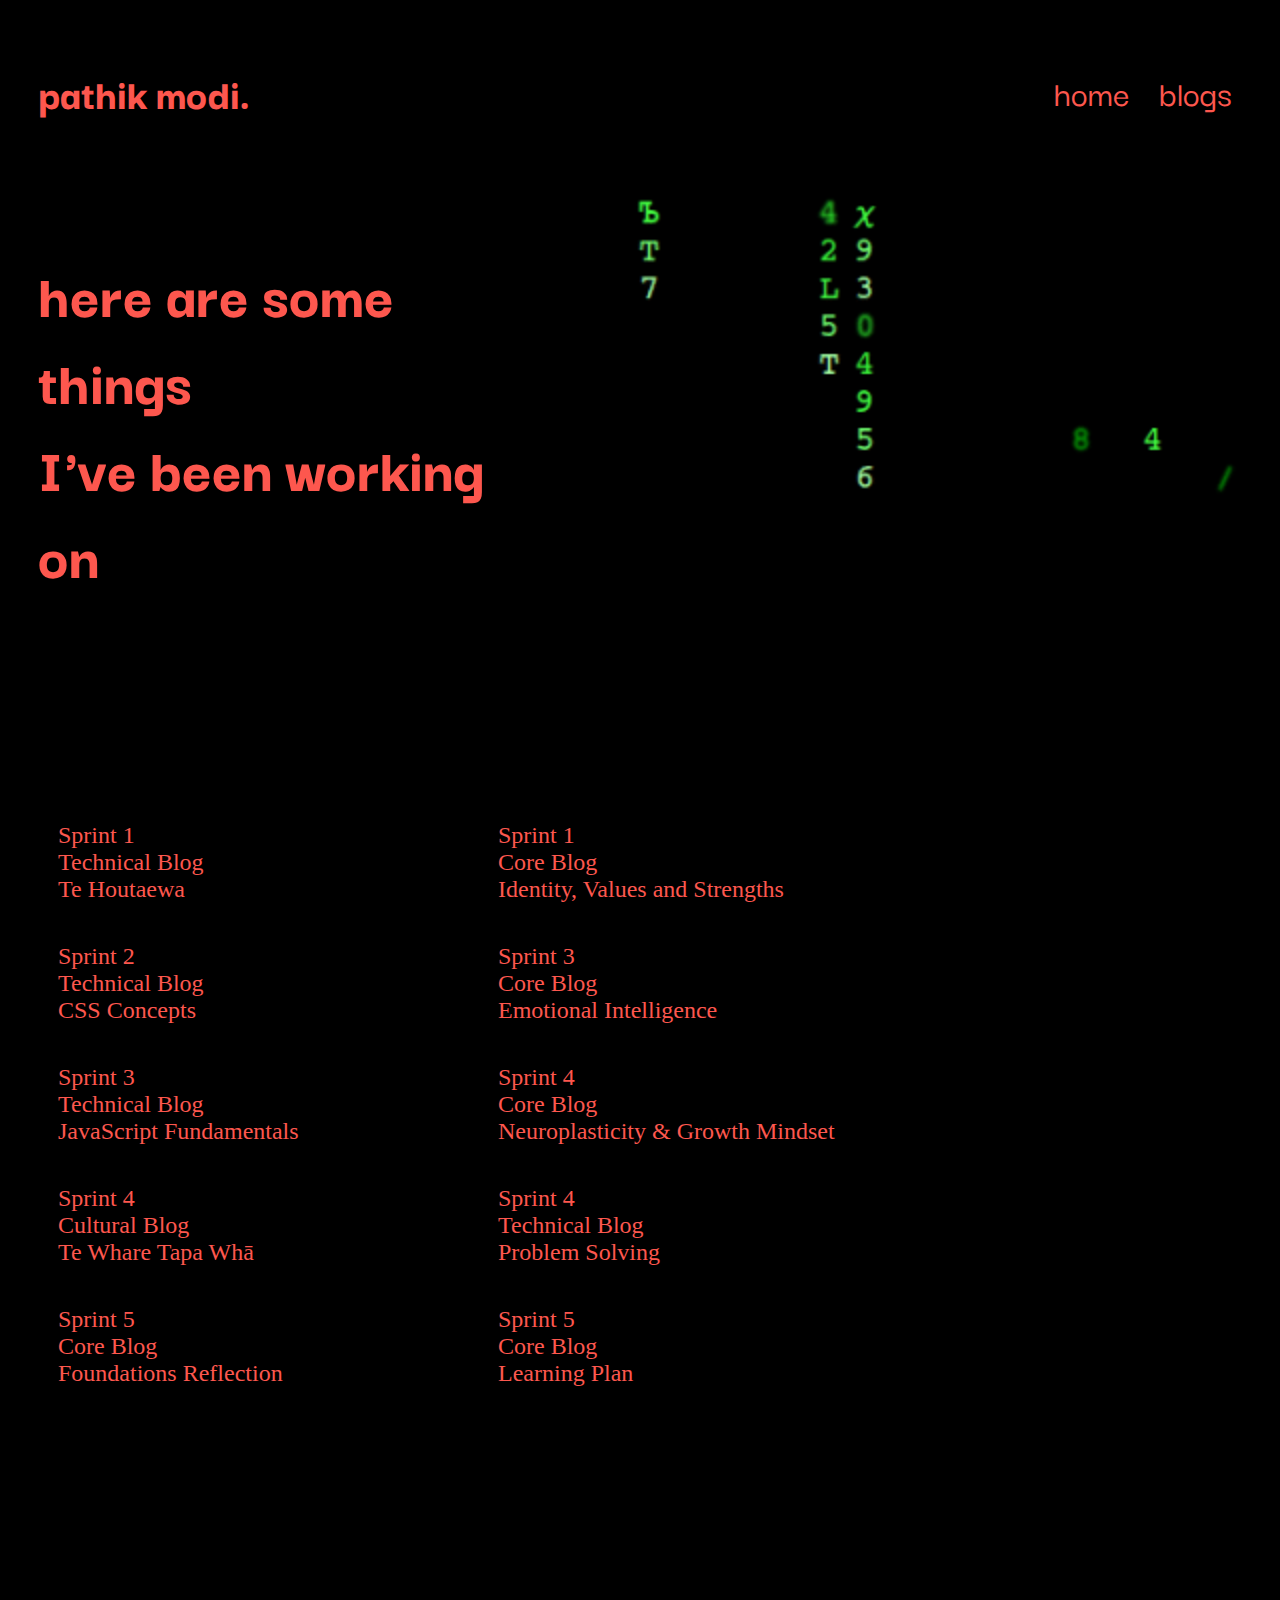
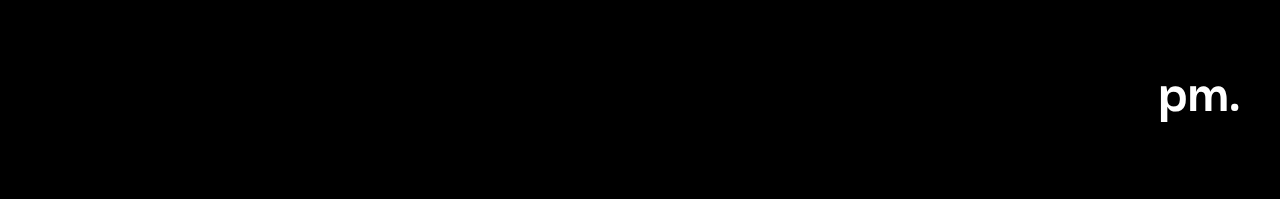
<file: index.html>
<!DOCTYPE html>
<html lang="en">
  <head>
    <meta charset="utf-8" />
    <meta name="viewport" content="width=device-width, initial-scale=1.0" />
    <title>Pathik Modi Blog</title>
    <link rel="stylesheet" href="styles/main.css" />
    <link
      href="https://cdn.jsdelivr.net/npm/bootstrap@5.3.1/dist/css/bootstrap.min.css"
      rel="stylesheet"
      integrity="sha384-4bw+/aepP/YC94hEpVNVgiZdgIC5+VKNBQNGCHeKRQN+PtmoHDEXuppvnDJzQIu9"
      crossorigin="anonymous"
    />
    <link rel="preconnect" href="https://fonts.googleapis.com" />
    <link rel="preconnect" href="https://fonts.gstatic.com" crossorigin />
    <link
      href="https://fonts.googleapis.com/css2?family=Darker+Grotesque:wght@300;400;500;600;700;800;900&display=swap"
      rel="stylesheet"
    />
  </head>
  <body id="body">
    <!-- Header/Navigation -->
    <header>
      <div class="logo">
        <a href="./index.html" class="nav-logo">
          <h1>pathik modi.</h1>
        </a>
      </div>
      <nav>
        <ul class="main-nav">
          <li>
            <a href="./index.html">home</a>
          </li>
          <li>
            <a href="#blog">blogs</a>
          </li>
        </ul>
      </nav>
    </header>
    <main>
      <!-- Intro -->
      <section id="home" class="intro">
        <div class="intro-row">
          <div class="intro-column" id="intro-column-1">
            <h1>here are some things<br />I've been working on</h1>
          </div>
          <div class="intro-column" id="intro-column-2">
            <img
              src="./img/banner-media.gif"
              alt="Intro Connecting gif"
              width="720"
              height="454"
            />
          </div>
        </div>
      </section>

      <!-- Blog List -->
      <section id="blog" class="blog-list">
        <div class="blog-row">
          <div class="blog-column">
            <a href="./blog/te-houtaewa-template.html">
              Sprint 1<br />Technical Blog<br />Te Houtaewa
            </a>
          </div>

          <div class="blog-column">
            <a href="./blog/identity-values.html">
              Sprint 1<br />Core Blog<br />Identity, Values and Strengths
            </a>
          </div>

          <div class="blog-column">
            <a href="./blog/html-css.html">
              Sprint 2<br />Technical Blog<br />CSS Concepts
            </a>
          </div>

          <div class="blog-column">
            <a href="./blog/emotional-intelligence.html">
              Sprint 3<br />Core Blog<br />Emotional Intelligence
            </a>
          </div>

          <div class="blog-column">
            <a href="./blog/javascript-dom.html">
              Sprint 3<br />Technical Blog<br />JavaScript Fundamentals
            </a>
          </div>

          <div class="blog-column">
            <a href="./blog/neuroplasticity.html">
              Sprint 4<br />Core Blog<br />Neuroplasticity & Growth Mindset
            </a>
          </div>

          <div class="blog-column">
            <a href="./blog/te-whare-tapa-wha.html">
              Sprint 4<br />Cultural Blog<br />Te Whare Tapa Whā
            </a>
          </div>

          <div class="blog-column">
            <a href="./blog/problem-solving.html">
              Sprint 4<br />Technical Blog<br />Problem Solving
            </a>
          </div>

          <div class="blog-column">
            <a href="./blog/foundations-reflection.html">
              Sprint 5<br />Core Blog<br />Foundations Reflection
            </a>
          </div>

          <div class="blog-column">
            <a href="./blog/learning-plan.html">
              Sprint 5<br />Core Blog<br />Learning Plan
            </a>
          </div>
        </div>
      </section>
    </main>

    <!-- Footer -->
    <footer class="footer">
      <div class="footer-row">
        <div class="footer-column"></div>
        <div class="footer-column"><h1>pm.</h1></div>
      </div>
    </footer>
  </body>
</html>
</file>
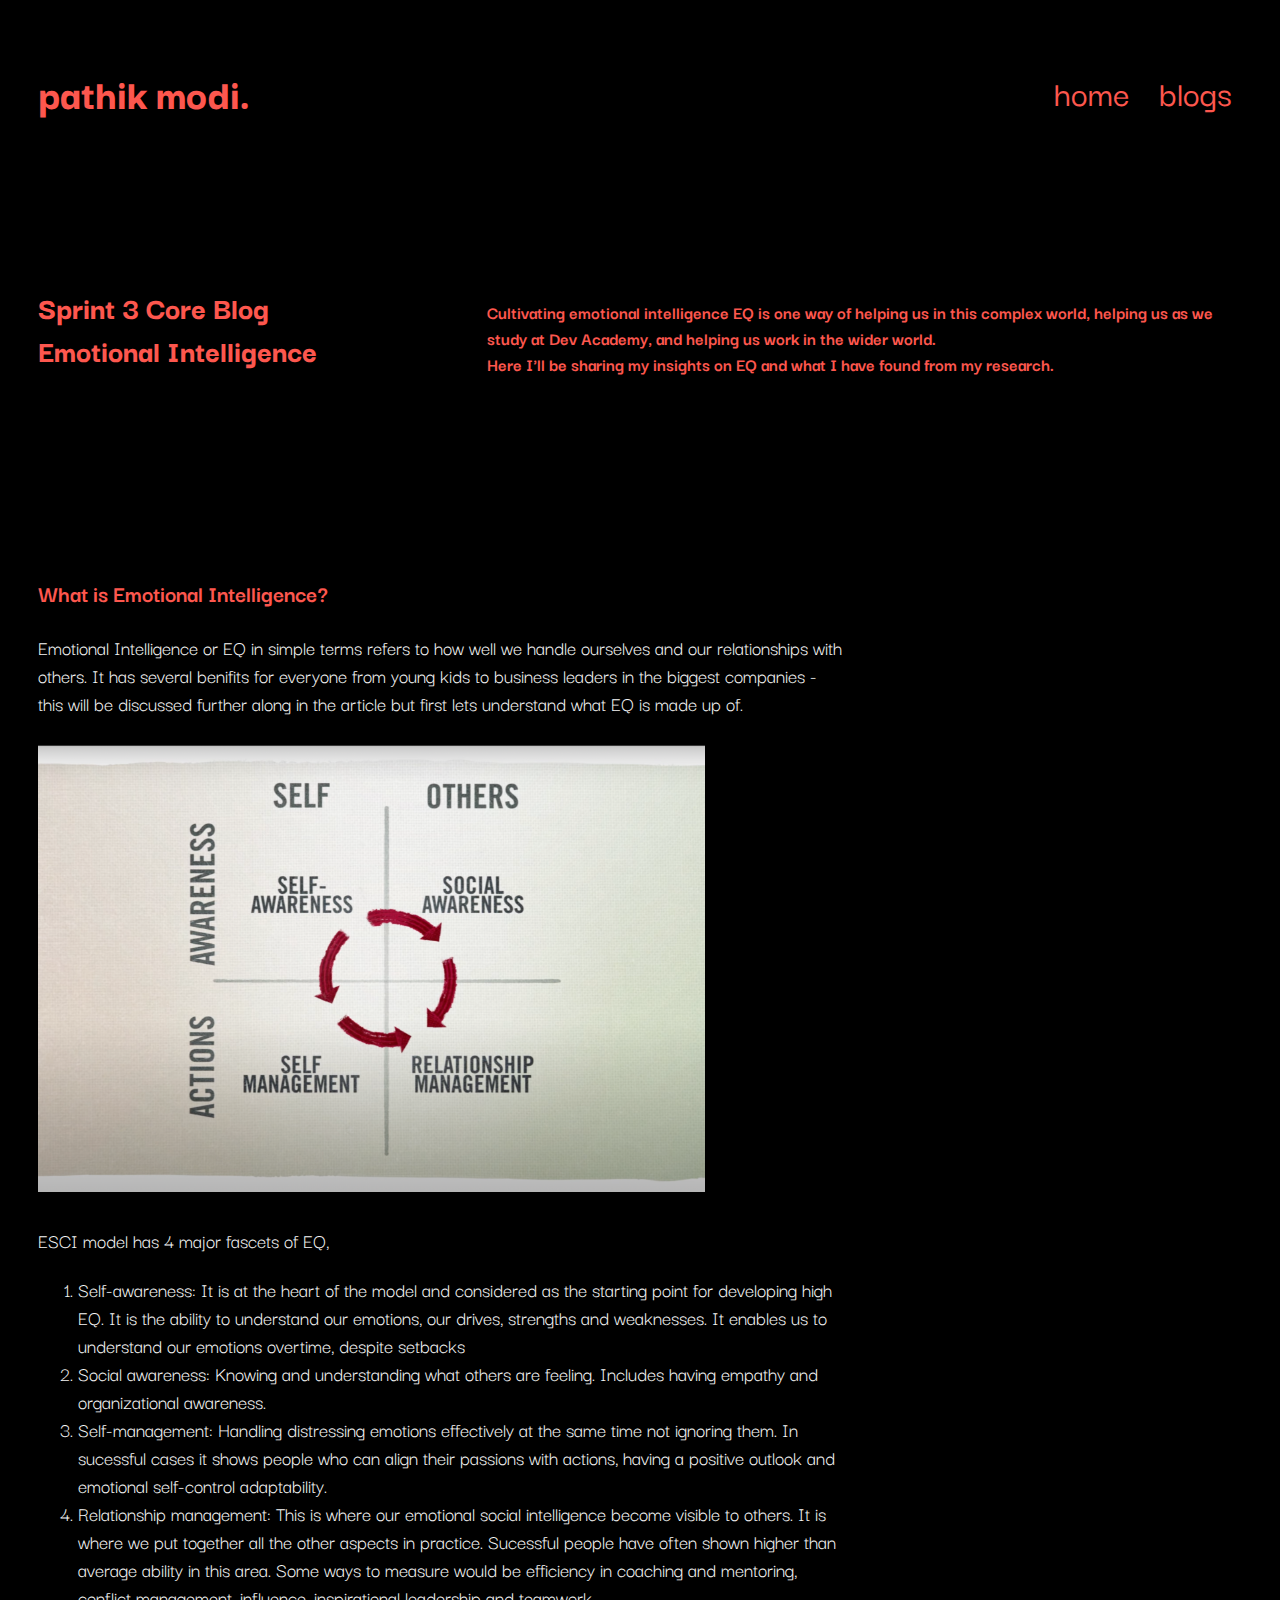
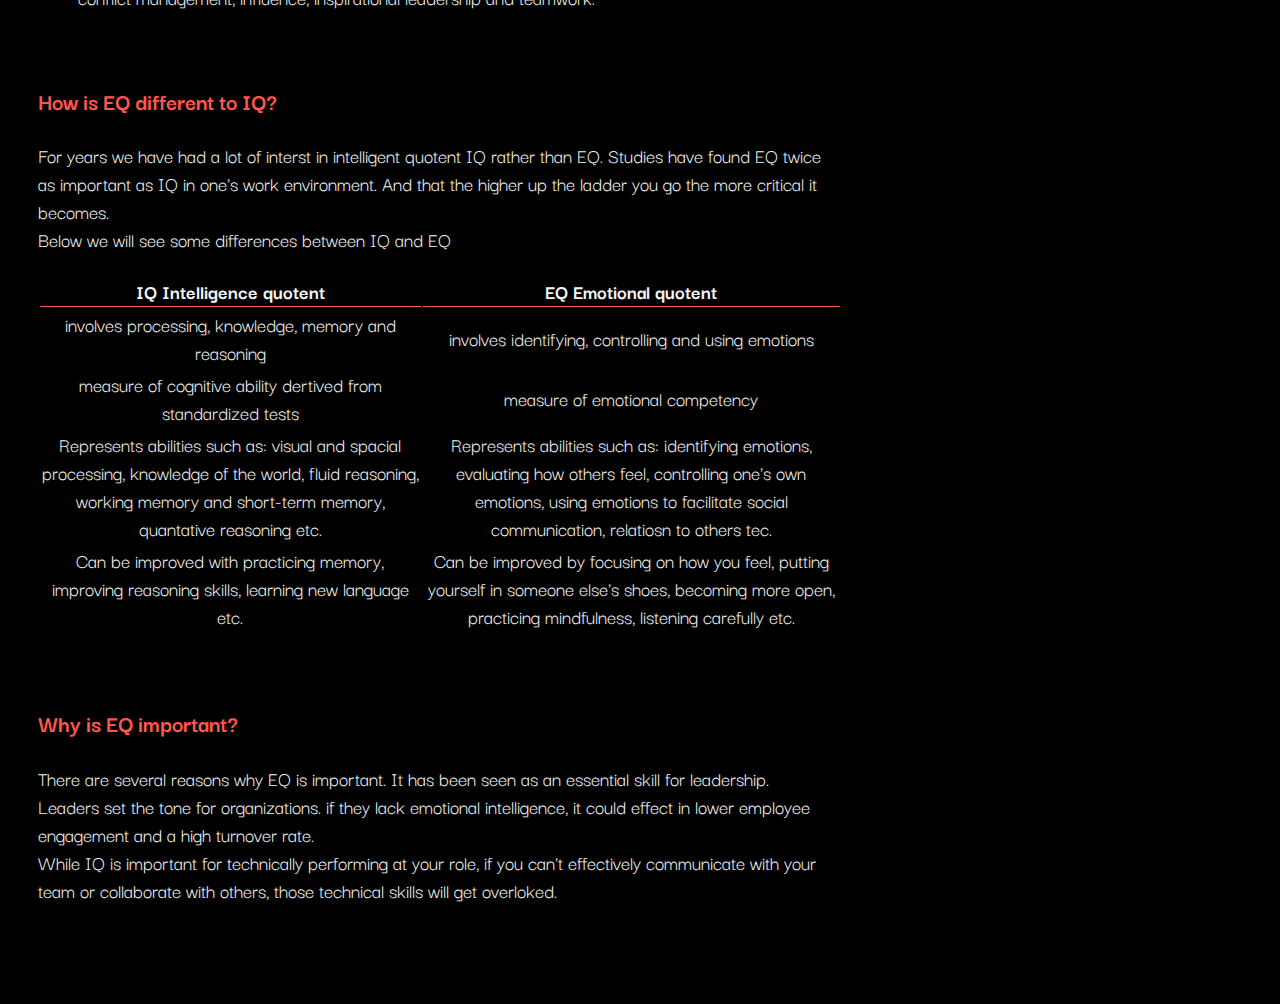
<file: blog/emotional-intelligence.html>
<!DOCTYPE html>
<html lang="en">
  <head>
    <meta charset="utf-8" />
    <meta name="viewport" content="width=device-width, initial-scale=1.0" />
    <title>Emotional Intelligence</title>
    <link rel="stylesheet" href="../styles/main.css" />
    <link
      href="https://cdn.jsdelivr.net/npm/bootstrap@5.3.1/dist/css/bootstrap.min.css"
      rel="stylesheet"
      integrity="sha384-4bw+/aepP/YC94hEpVNVgiZdgIC5+VKNBQNGCHeKRQN+PtmoHDEXuppvnDJzQIu9"
      crossorigin="anonymous"
    />
    <link rel="preconnect" href="https://fonts.googleapis.com" />
    <link rel="preconnect" href="https://fonts.gstatic.com" crossorigin />
    <link
      href="https://fonts.googleapis.com/css2?family=Darker+Grotesque:wght@400;900&display=swap"
      rel="stylesheet"
    />
    <link rel="preconnect" href="https://fonts.googleapis.com" />
    <link rel="preconnect" href="https://fonts.gstatic.com" crossorigin />
    <link
      href="https://fonts.googleapis.com/css2?family=Darker+Grotesque:wght@400;700;900&display=swap"
      rel="stylesheet"
    />
  </head>

  <body id="body">
    <!-- Header/Navigation -->
    <header>
      <div class="logo">
        <a href="../index.html" class="nav-logo">
          <h1>pathik modi.</h1>
        </a>
      </div>
      <nav>
        <ul class="main-nav">
          <li>
            <a href="../index.html">home</a>
          </li>
          <li>
            <a href="../index.html">blogs</a>
          </li>
        </ul>
      </nav>
    </header>
    <section class="blog-page-overall">
      <!-- Blog title section -->
      <section class="blog-title-section">
        <div class="blog-title-row">
          <div class="blog-column-heading">
            <h1>Sprint 3 Core Blog<br />Emotional Intelligence</h1>
          </div>
          <div class="blog-column-sub-heading">
            <h3>
              Cultivating emotional intelligence EQ is one way of helping us in
              this complex world, helping us as we study at Dev Academy, and
              helping us work in the wider world. <br />Here I'll be sharing my
              insights on EQ and what I have found from my research.
            </h3>
          </div>
        </div>
      </section>
      <!-- Blog body section -->
      <section>
        <div class="blog-body">
          
          <br />
          <br />
          <h3>What is Emotional Intelligence?</h3>
          <p>Emotional Intelligence or EQ in simple terms refers to how well we handle ourselves and our relationships with others. It has several benifits for everyone from young kids to business leaders in the biggest companies - this will be discussed further along in the article but first lets understand what EQ is made up of.
            <br>
            <br>
            <img
            src="../img/eq-vs-iq.png"
            alt="EQ 4 quadrants sreenshot"
            width="666.67"
            height="446.67"
          /><br>
          <br>
            ESCI model has 4 major fascets of EQ,
            <ol>
              <li>Self-awareness: It is at the heart of the model and considered as the starting point for developing high EQ. It is the ability to understand our emotions, our drives, strengths and weaknesses. It enables us to understand our emotions overtime, despite setbacks</li>
              <li>Social awareness: Knowing and understanding what others are feeling. Includes having empathy and organizational awareness.</li>
              <li>Self-management: Handling distressing emotions effectively at the same time not ignoring them. In sucessful cases it shows people who can align their passions with actions, having a positive outlook and emotional self-control adaptability.</li>
              <li>Relationship management: This is where our emotional social intelligence become visible to others. It is where we put together all the other aspects in practice. Sucessful people have often shown higher than average ability in this area. Some ways to measure would be efficiency in coaching and mentoring, conflict management, influence, inspirational leadership and teamwork.</li>
            </ol>
          </p>
          <br />
          <h3>How is EQ different to IQ?</h3>
          <p>For years we have had a lot of interst in intelligent quotent IQ rather than EQ. Studies have found EQ twice as important as IQ in one's work environment. And that the higher up the ladder you go the more critical it becomes.
            <br>Below we will see some differences between IQ and EQ
            <br>
            <table>
              <tr>
                <th>IQ  Intelligence quotent</th>
                <th>EQ Emotional quotent</th>
              </tr>
              <tr>
                <td>involves processing, knowledge, memory and reasoning</td>
                <td>involves identifying, controlling and using emotions</td>
              </tr>
              <tr>
                <td>measure of cognitive ability dertived from standardized tests</td>
                <td>measure of emotional competency</td>
              </tr>
              <tr>
                <td>Represents abilities such as: visual and spacial processing, knowledge of the world, fluid reasoning, working memory and short-term memory, quantative reasoning etc.</td>
                <td>Represents abilities such as: identifying emotions, evaluating how others feel, controlling one's own emotions, using emotions to facilitate social communication, relatiosn to others tec.</td>
              </tr>
              <tr>
                <td>Can be improved with practicing memory, improving reasoning skills, learning new language etc.</td>
                <td>Can be improved by focusing on how you feel, putting yourself in someone else's shoes, becoming more open, practicing mindfulness, listening carefully etc.</td>
              </tr>
            </table>
          </p>
          <br />
          <h3>Why is EQ important?</h3>
          <p>There are several reasons why EQ is important. It has been seen as an essential skill for leadership.
            <br>Leaders set the tone for organizations. if they lack emotional intelligence, it could effect in lower employee engagement and a high turnover rate.
            <br>While IQ is important for technically performing at your role, if you can't effectively communicate with your team or collaborate with others, those technical skills will get overloked. 
          </p>
        </div>
      </section>
    </section>
  </body>
</html>
</file>
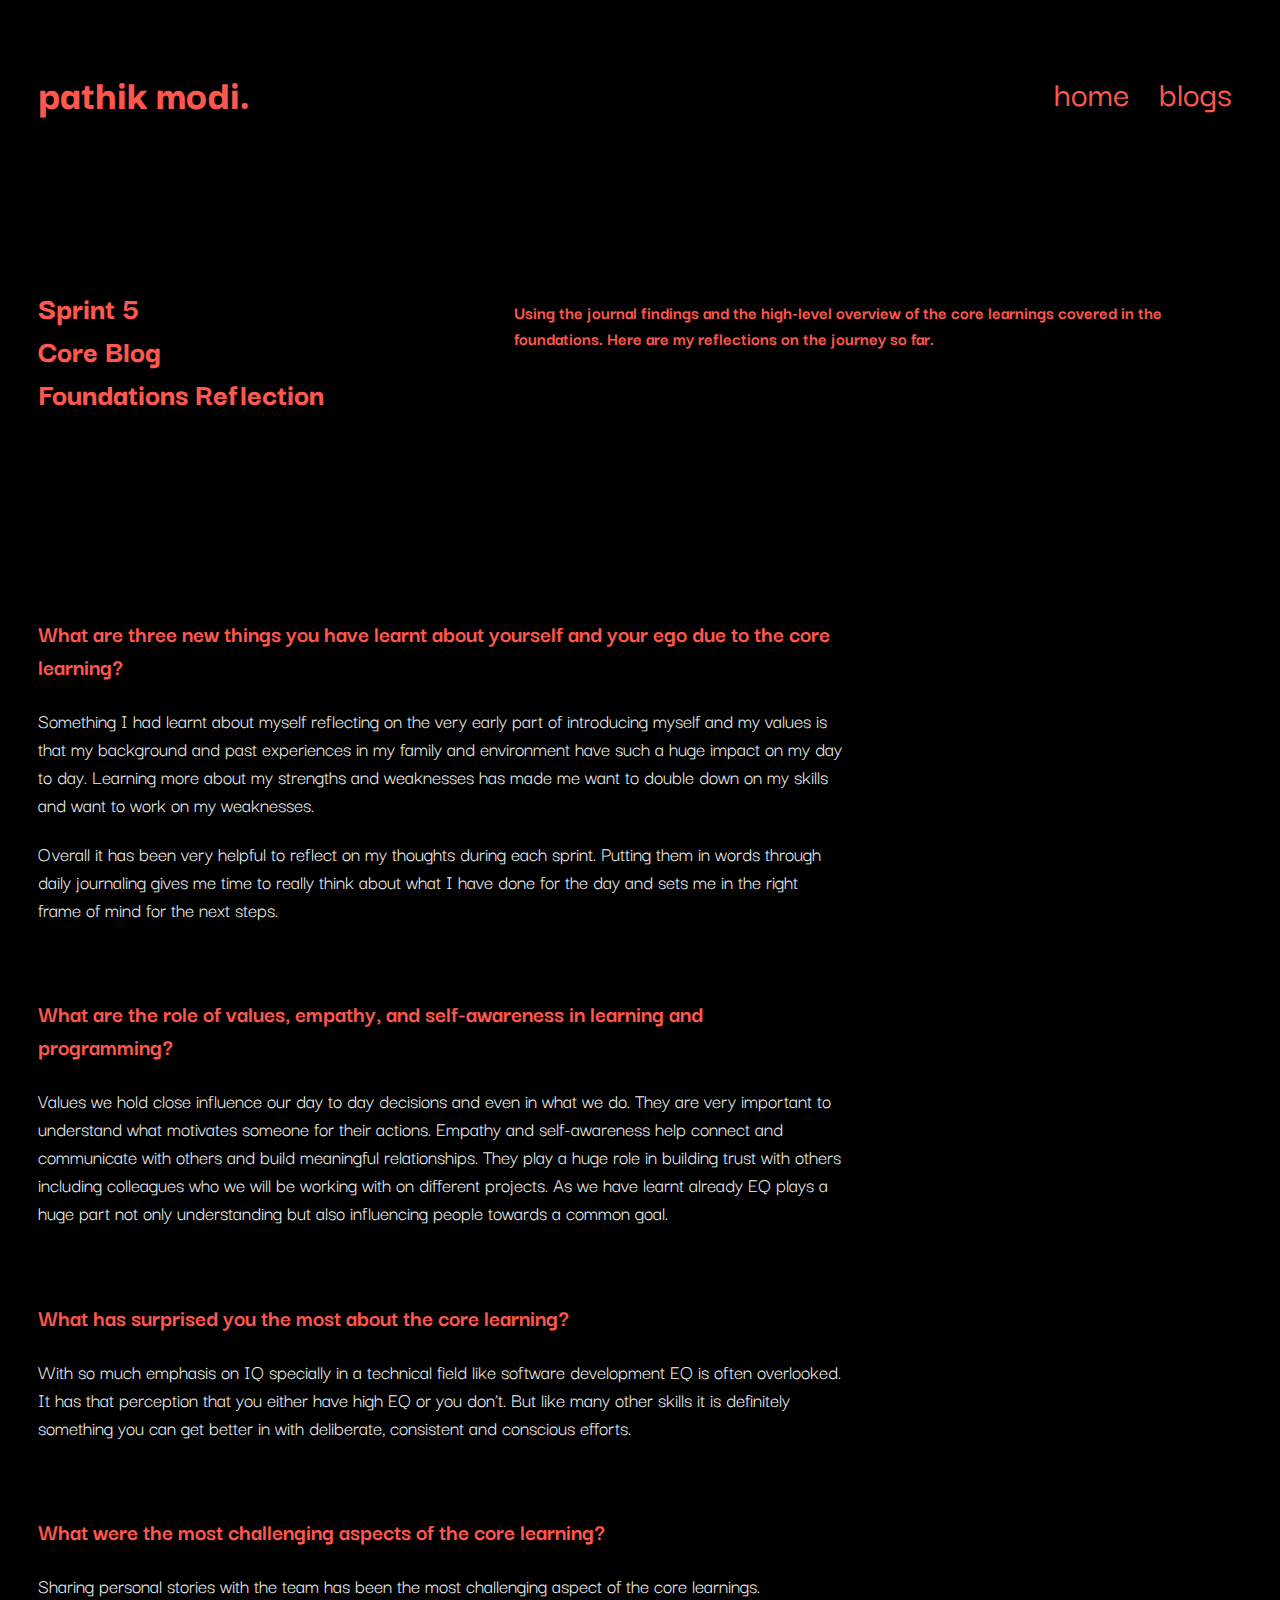
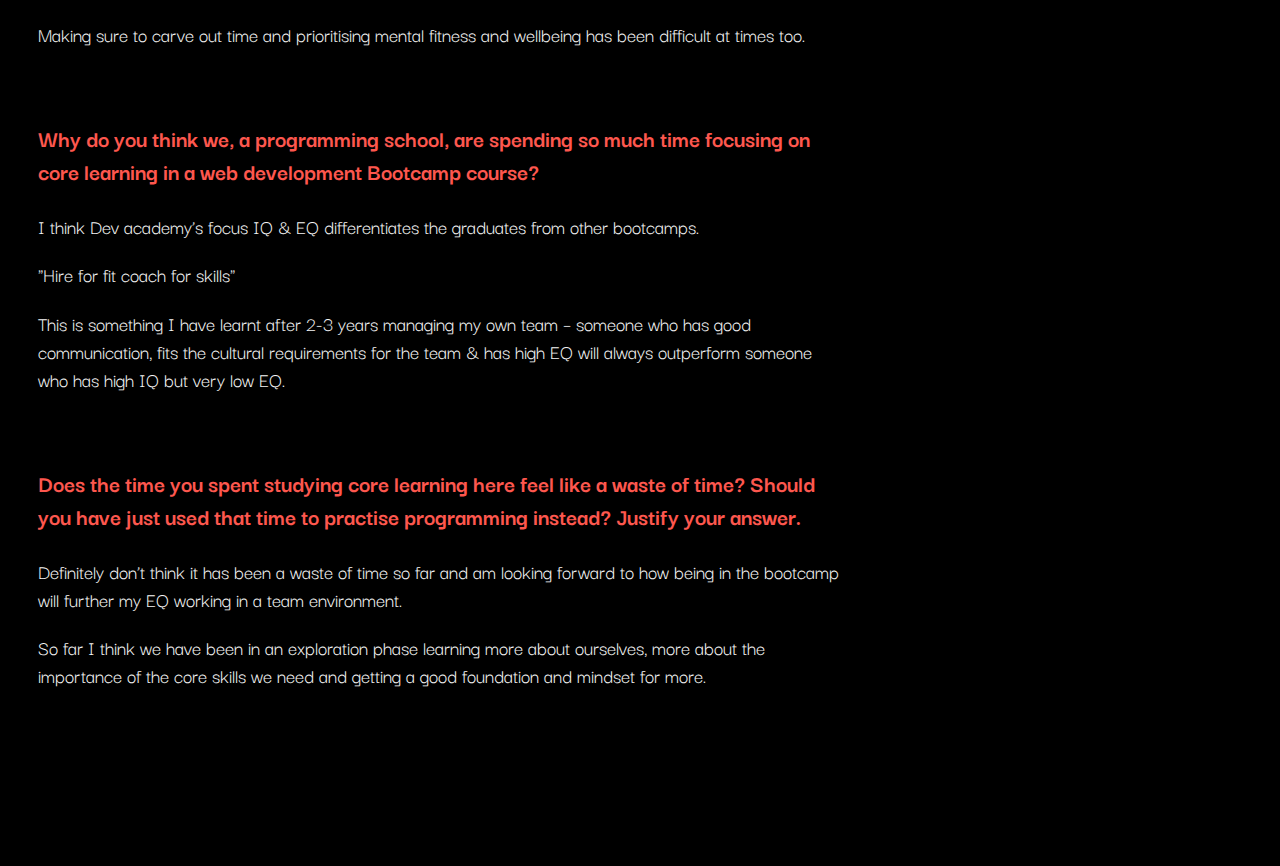
<file: blog/foundations-reflection.html>
<!DOCTYPE html>
<html lang="en">
  <head>
    <meta charset="utf-8" />
    <meta name="viewport" content="width=device-width, initial-scale=1.0" />
    <title>TFoundations Reflection</title>
    <link rel="stylesheet" href="../styles/main.css" />
    <link
      href="https://cdn.jsdelivr.net/npm/bootstrap@5.3.1/dist/css/bootstrap.min.css"
      rel="stylesheet"
      integrity="sha384-4bw+/aepP/YC94hEpVNVgiZdgIC5+VKNBQNGCHeKRQN+PtmoHDEXuppvnDJzQIu9"
      crossorigin="anonymous"
    />
    <link rel="preconnect" href="https://fonts.googleapis.com" />
    <link rel="preconnect" href="https://fonts.gstatic.com" crossorigin />
    <link
      href="https://fonts.googleapis.com/css2?family=Darker+Grotesque:wght@400;900&display=swap"
      rel="stylesheet"
    />
    <link rel="preconnect" href="https://fonts.googleapis.com" />
    <link rel="preconnect" href="https://fonts.gstatic.com" crossorigin />
    <link
      href="https://fonts.googleapis.com/css2?family=Darker+Grotesque:wght@400;700;900&display=swap"
      rel="stylesheet"
    />
  </head>

  <body id="body">
    <!-- Header/Navigation -->
    <header>
      <div class="logo">
        <a href="../index.html" class="nav-logo">
          <h1>pathik modi.</h1>
        </a>
      </div>
      <nav>
        <ul class="main-nav">
          <li>
            <a href="../index.html">home</a>
          </li>
          <li>
            <a href="../index.html">blogs</a>
          </li>
        </ul>
      </nav>
    </header>
    <section class="blog-page-overall">
      <!-- Blog title section -->
      <section class="blog-title-section">
        <div class="blog-title-row">
          <div class="blog-column-heading">
            <h1>Sprint 5 <br />Core Blog<br />Foundations Reflection</h1>
          </div>
          <div class="blog-column-sub-heading">
            <h3>
              Using the journal findings and the high-level overview of the core
              learnings covered in the foundations. Here are my reflections on
              the journey so far.
            </h3>
          </div>
        </div>
      </section>
      <!-- Blog body section -->
      <section>
        <div class="blog-body">
          <br />
          <br />

          <h3>
            What are three new things you have learnt about yourself and your
            ego due to the core learning?
          </h3>
          <p>
            Something I had learnt about myself reflecting on the very early
            part of introducing myself and my values is that my background and
            past experiences in my family and environment have such a huge
            impact on my day to day. Learning more about my strengths and
            weaknesses has made me want to double down on my skills and want to
            work on my weaknesses.
          </p>
          <p>
            Overall it has been very helpful to reflect on my thoughts during
            each sprint. Putting them in words through daily journaling gives me
            time to really think about what I have done for the day and sets me
            in the right frame of mind for the next steps.
          </p>
          <br />

          <h3>
            What are the role of values, empathy, and self-awareness in learning
            and programming?
          </h3>
          <p>
            Values we hold close influence our day to day decisions and even in
            what we do. They are very important to understand what motivates
            someone for their actions. Empathy and self-awareness help connect
            and communicate with others and build meaningful relationships. They
            play a huge role in building trust with others including colleagues
            who we will be working with on different projects. As we have learnt
            already EQ plays a huge part not only understanding but also
            influencing people towards a common goal.
          </p>
          <br />

          <h3>What has surprised you the most about the core learning?</h3>
          <p>
            With so much emphasis on IQ specially in a technical field like
            software development EQ is often overlooked. It has that perception
            that you either have high EQ or you don’t. But like many other
            skills it is definitely something you can get better in with
            deliberate, consistent and conscious efforts.
          </p>
          <br />

          <h3>What were the most challenging aspects of the core learning?</h3>
          <p>
            Sharing personal stories with the team has been the most challenging
            aspect of the core learnings.
          </p>
          <p>
            Making sure to carve out time and prioritising mental fitness and
            wellbeing has been difficult at times too.
          </p>
          <br />

          <h3>
            Why do you think we, a programming school, are spending so much time
            focusing on core learning in a web development Bootcamp course?
          </h3>
          <p>
            I think Dev academy’s focus IQ & EQ differentiates the graduates
            from other bootcamps.
          </p>
          <p>"Hire for fit coach for skills"</p>
          <p>
            This is something I have learnt after 2-3 years managing my own team
            – someone who has good communication, fits the cultural requirements
            for the team & has high EQ will always outperform someone who has
            high IQ but very low EQ.
          </p>
          <br />

          <h3>
            Does the time you spent studying core learning here feel like a
            waste of time? Should you have just used that time to practise
            programming instead? Justify your answer.
          </h3>
          <p>
            Definitely don’t think it has been a waste of time so far and am
            looking forward to how being in the bootcamp will further my EQ
            working in a team environment.
          </p>
          <p>
            So far I think we have been in an exploration phase learning more
            about ourselves, more about the importance of the core skills we
            need and getting a good foundation and mindset for more.
          </p>
          <br />
          <br />
        </div>
      </section>
    </section>
  </body>
</html>
</file>
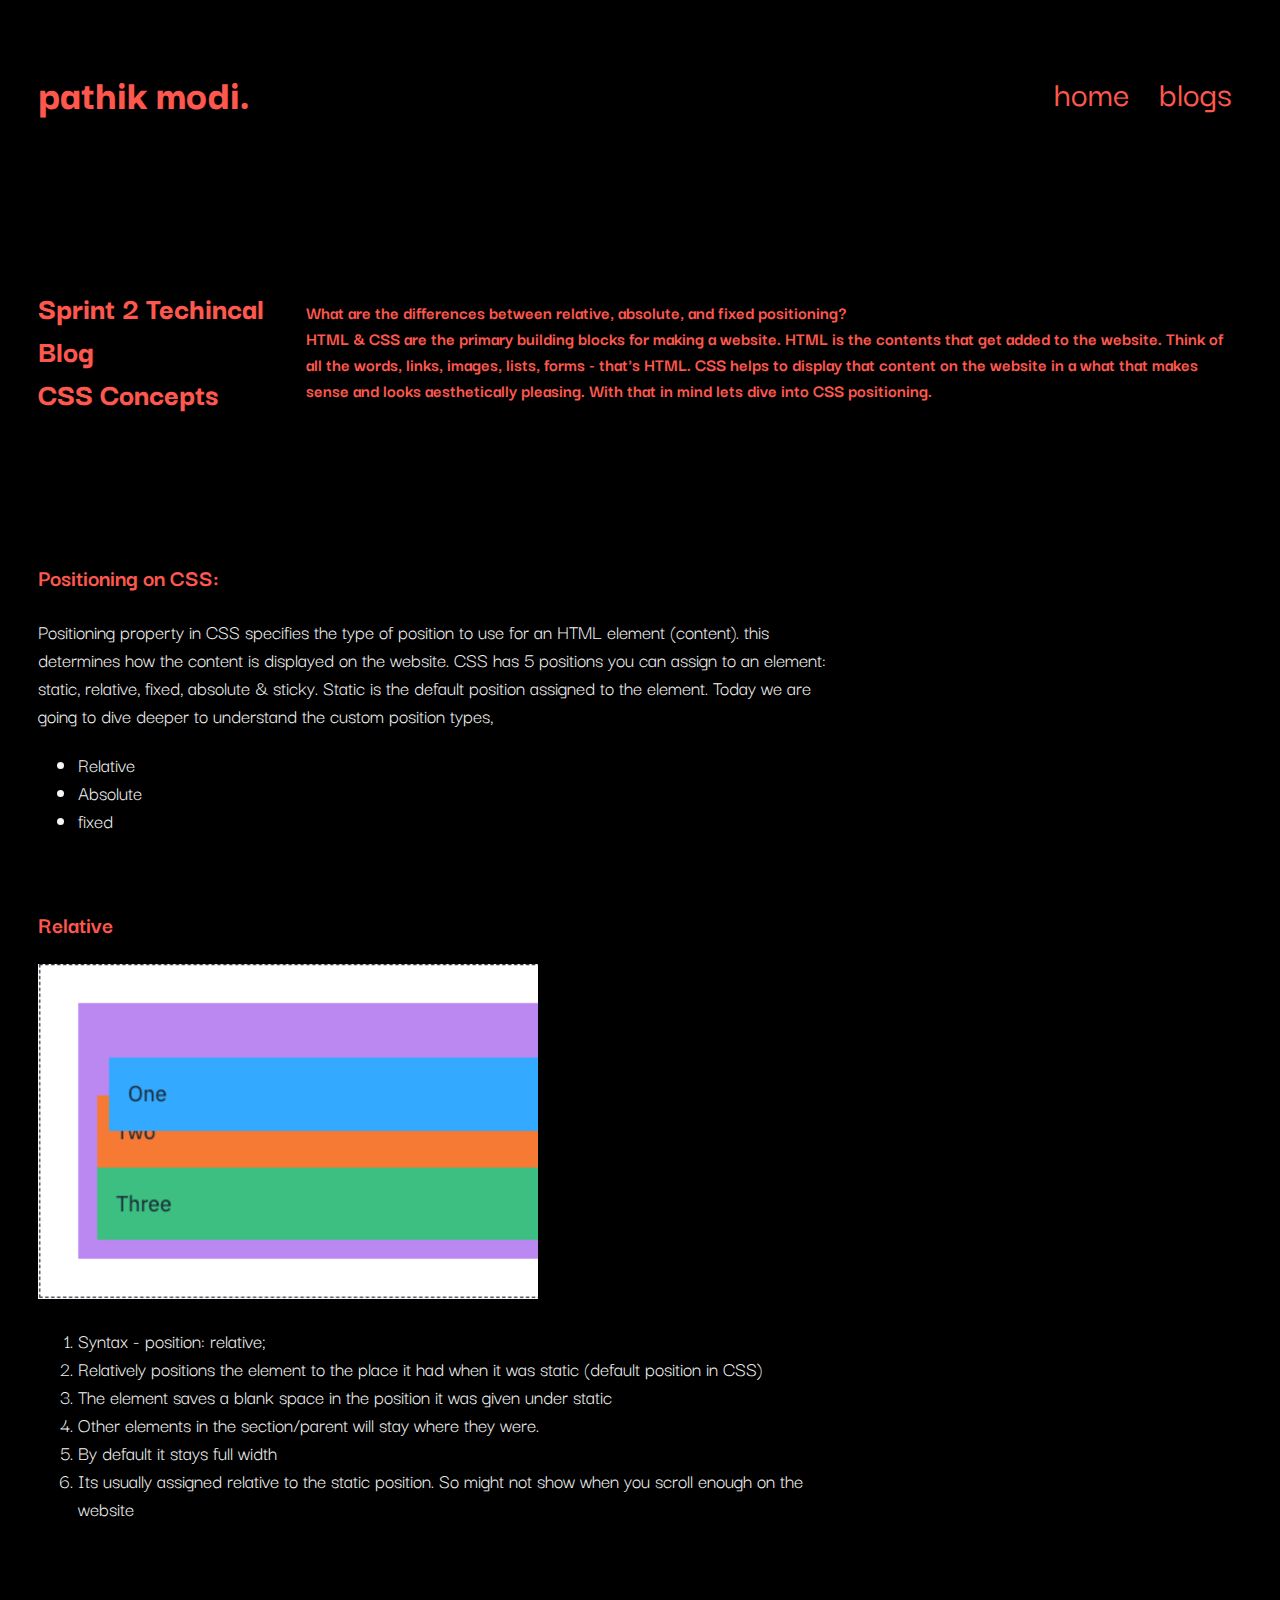
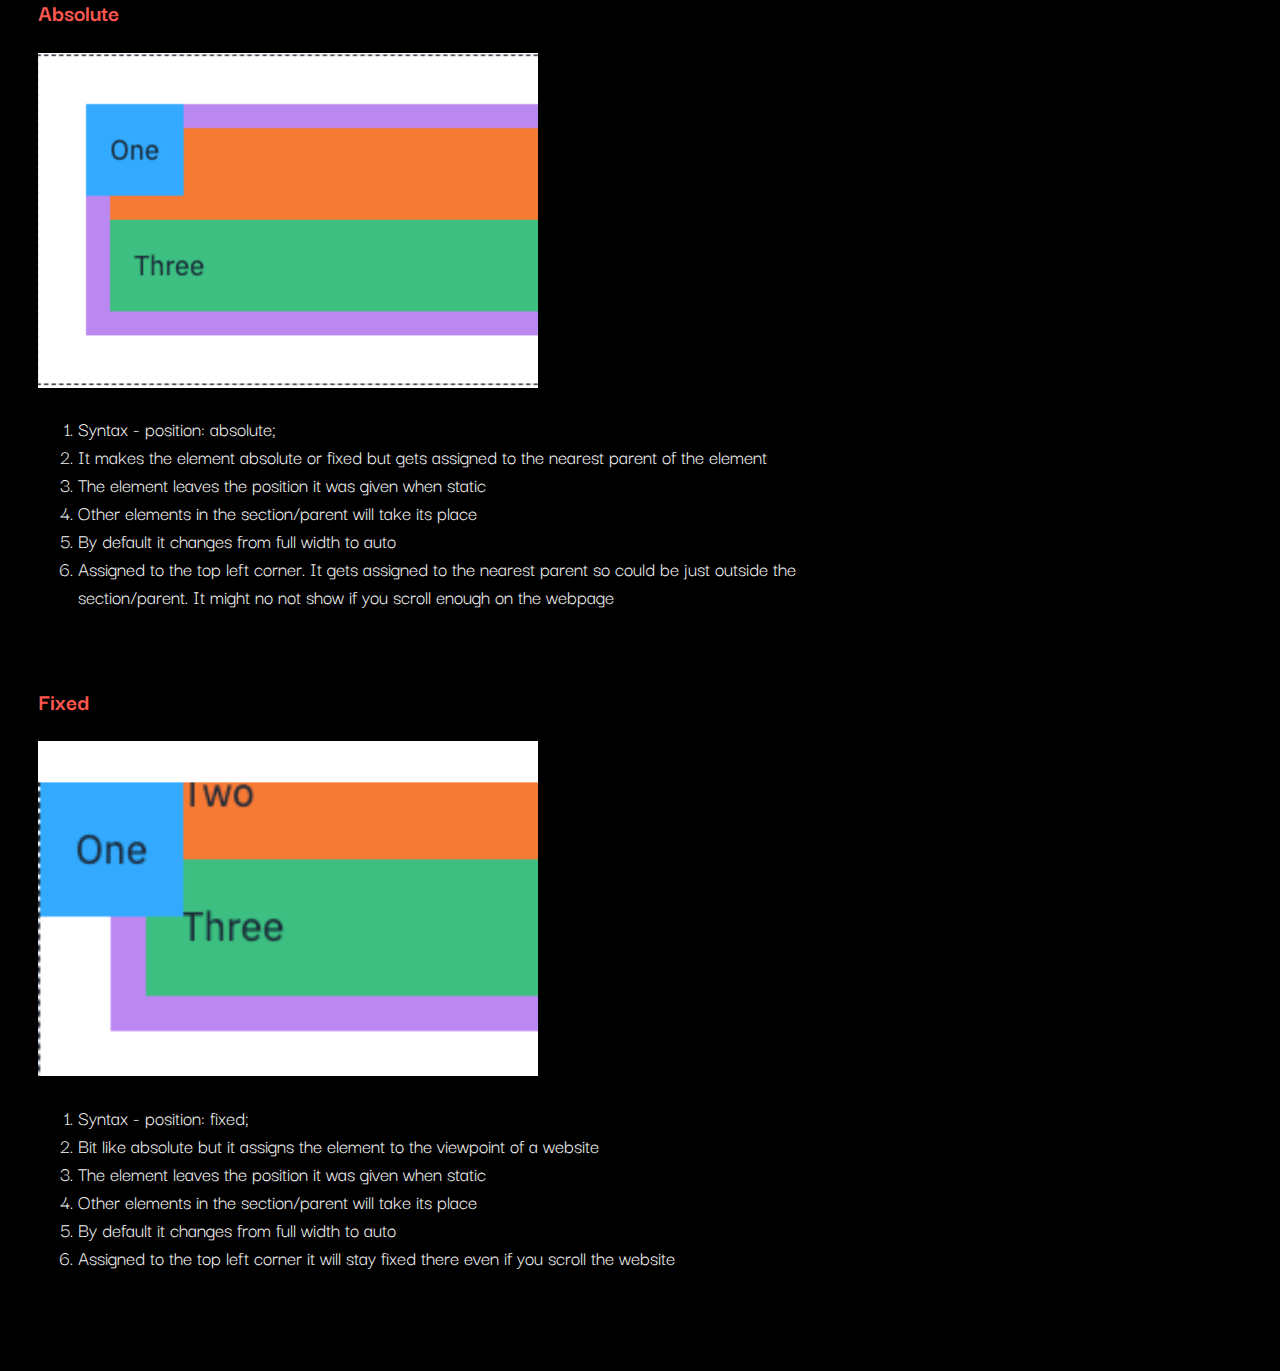
<file: blog/html-css.html>
<!DOCTYPE html>
<html lang="en">
  <head>
    <meta charset="utf-8" />
    <meta name="viewport" content="width=device-width, initial-scale=1.0" />
    <title>CSS Concepts Blog</title>
    <link
      rel="stylesheet"
      href="../styles/main.css"
    />
    <link
      href="https://cdn.jsdelivr.net/npm/bootstrap@5.3.1/dist/css/bootstrap.min.css"
      rel="stylesheet"
      integrity="sha384-4bw+/aepP/YC94hEpVNVgiZdgIC5+VKNBQNGCHeKRQN+PtmoHDEXuppvnDJzQIu9"
      crossorigin="anonymous"
    />
    <link rel="preconnect" href="https://fonts.googleapis.com" />
    <link rel="preconnect" href="https://fonts.gstatic.com" crossorigin />
    <link
      href="https://fonts.googleapis.com/css2?family=Darker+Grotesque:wght@400;900&display=swap"
      rel="stylesheet"
    />
    <link rel="preconnect" href="https://fonts.googleapis.com" />
    <link rel="preconnect" href="https://fonts.gstatic.com" crossorigin />
    <link
      href="https://fonts.googleapis.com/css2?family=Darker+Grotesque:wght@400;700;900&display=swap"
      rel="stylesheet"
    />
  </head>

  <body id="body">
    <!-- Header/Navigation -->
    <header>
      <div class="logo">
        <a href="../index.html" class="nav-logo">
          <h1>pathik modi.</h1>
        </a>
      </div>
      <nav>
        <ul class="main-nav">
          <li>
            <a href="../index.html">home</a>
          </li>
          <li>
            <a href="../index.html">blogs</a>
          </li>
        </ul>
      </nav>
    </header>
    <section class="blog-page-overall">
      <!-- Blog title section -->
    <section class="blog-title-section">
      <div class="blog-title-row">
        <div class="blog-column-heading">
          <h1>Sprint 2 Techincal Blog<br />CSS Concepts</h1>
        </div>
        <div class="blog-column-sub-heading">
          <h3>What are the differences between relative, absolute, and fixed positioning?
            <br>HTML & CSS are the primary building blocks for making a website. HTML is the contents that get added to the website. Think of all the words, links, images, lists, forms - that's HTML. CSS helps to display that content on the website in a what that makes sense and looks aesthetically pleasing. With that in mind lets dive into CSS positioning.</h3>
        </div>
      </div>
    </section>
    <!-- Blog body section -->
    <section>
      <div class="blog-body">
        <h3>Positioning on CSS:</h3>
          <p>Positioning property in CSS specifies the type of position to use for an HTML element (content). this determines how the content is displayed on the website.
            CSS has 5 positions you can assign to an element: static, relative, fixed, absolute & sticky.
            Static is the default position assigned to the element.
            Today we are going to dive deeper to understand the custom position types,
            <ul>
              <li>Relative</li>
              <li>Absolute</li>
              <li>fixed</li>
            </ul>
          </p><br>
        <h3>
          Relative
        </h3>
          <p>
            <img src="../img/relative.png" alt="Relative example screenshot" width="500" height="335">
            <ol>
              <li>Syntax - position: relative;</li>
              <li>Relatively positions the element to the place it had when it was static (default position in CSS)</li>
              <li>The element saves a blank space in the position it was given under static</li>
              <li>Other elements in the section/parent will stay where they were.</li>
              <li>By default it stays full width</li>
              <li>Its usually assigned relative to the static position. So might not show when you scroll enough on the website</li>
            </ol>
          </p><br>
        <h3>
          Absolute
        </h3>
          <p>
            <img src="../img/absolute.png" alt="Absolute example screenshot" width="500" height="335">
            <ol>
              <li>Syntax - position: absolute;</li>
              <li>It makes the element absolute or fixed but gets assigned to the nearest parent of the element</li>
              <li>The element leaves the position it was given when static</li>
              <li>Other elements in the section/parent will take its place</li>
              <li>By default it changes from full width to auto</li>
              <li>Assigned to the top left corner. It gets assigned to the nearest parent so could be just outside the section/parent. It might no not show if you scroll enough on the webpage</li>
            </ol>
          </p><br>
        <h3>
          Fixed
        </h3>
          <p>
            <img src="../img/fixed.png" alt="Fixed example screenshot" width="500" height="335">
            <ol>
              <li>Syntax - position: fixed;</li>
              <li>Bit like absolute but it assigns the element to the viewpoint of a website</li>
              <li>The element leaves the position it was given when static</li>
              <li>Other elements in the section/parent will take its place</li>
              <li>By default it changes from full width to auto</li>
              <li>Assigned to the top left corner it will stay fixed there even if you scroll the website</li>
            </ol>
          </p>
      </div>
    </section>
    </section>
  </body>
</html>
</file>
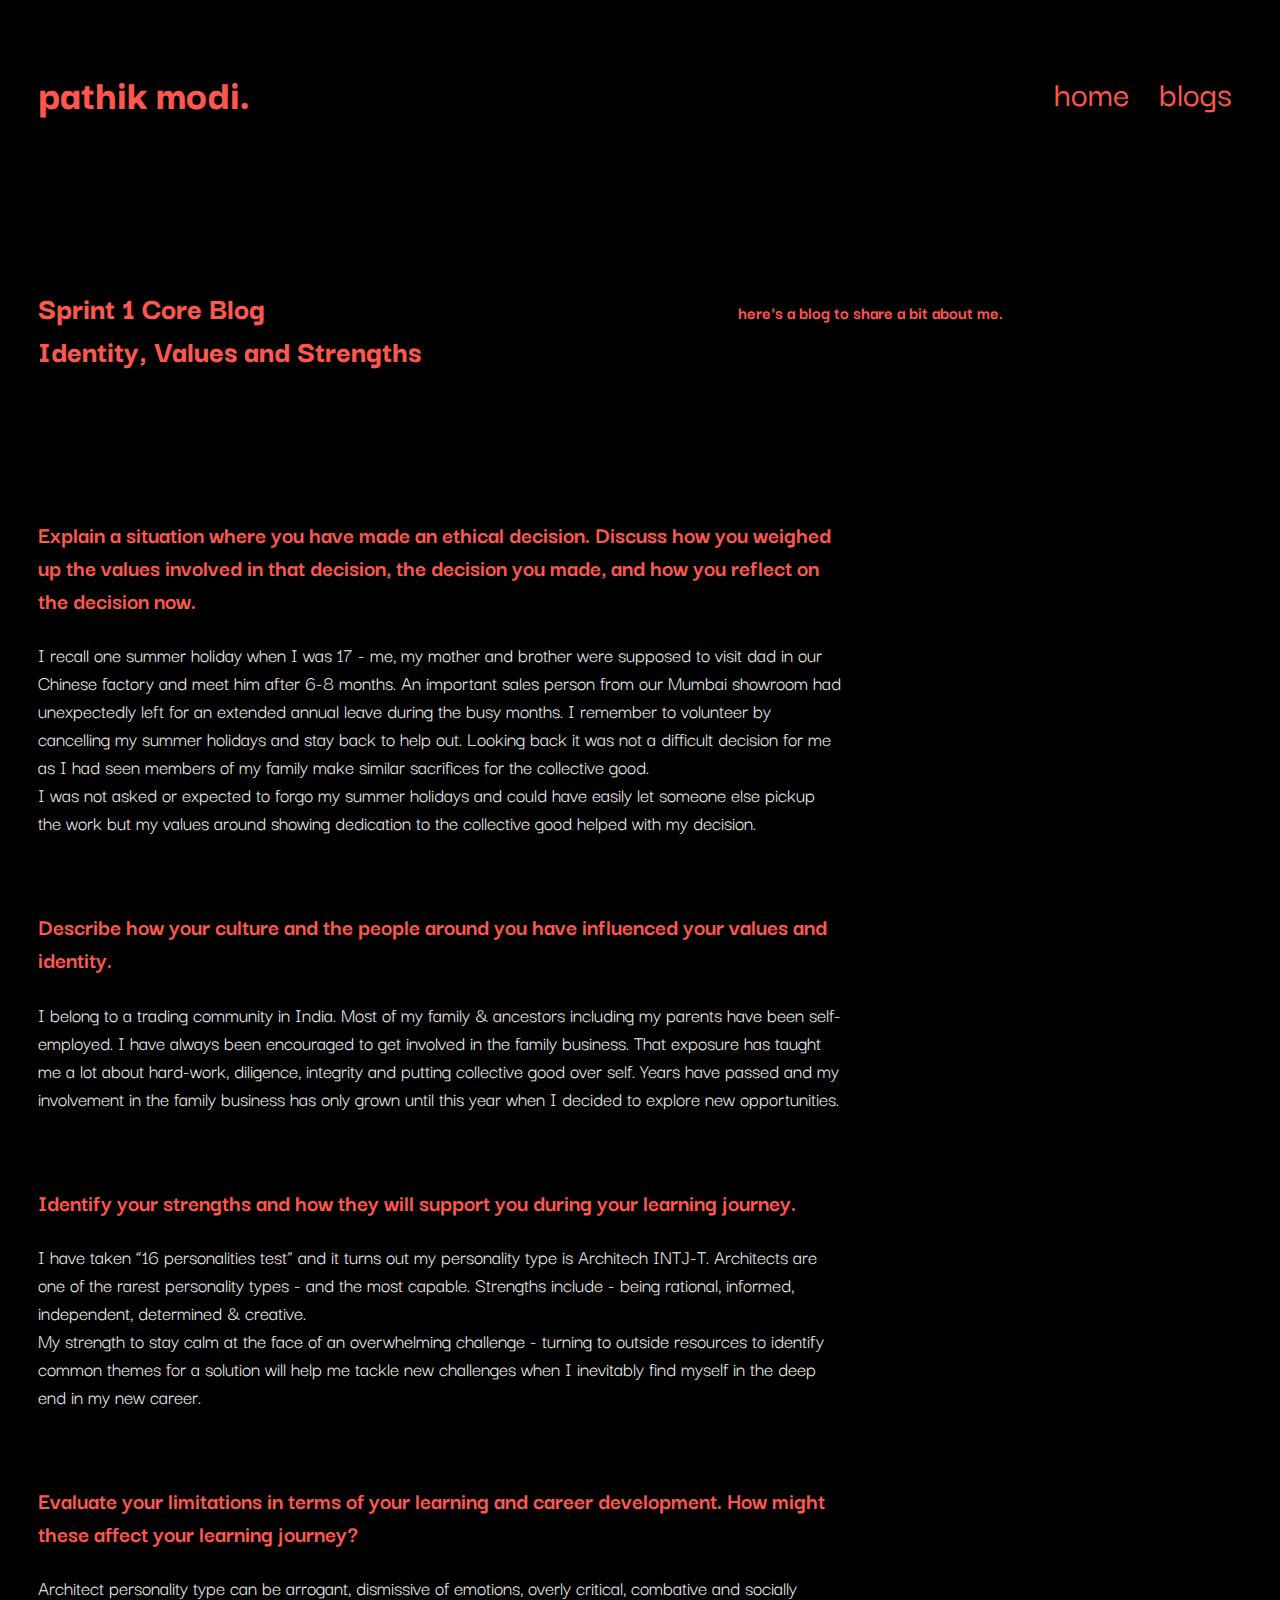
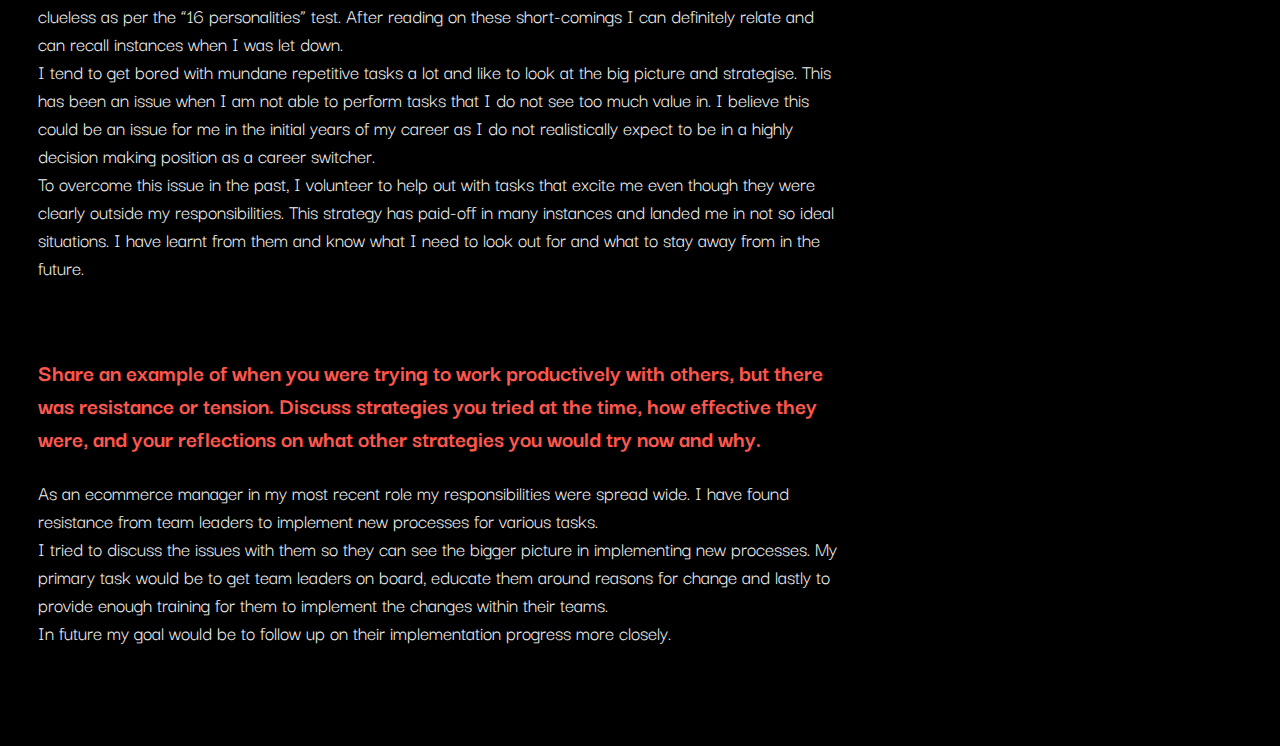
<file: blog/identity-values.html>
<!DOCTYPE html>
<html lang="en">
  <head>
    <meta charset="utf-8" />
    <meta name="viewport" content="width=device-width, initial-scale=1.0" />
    <title>Identity Values</title>
    <link rel="stylesheet" href="../styles/main.css" />
    <link
      href="https://cdn.jsdelivr.net/npm/bootstrap@5.3.1/dist/css/bootstrap.min.css"
      rel="stylesheet"
      integrity="sha384-4bw+/aepP/YC94hEpVNVgiZdgIC5+VKNBQNGCHeKRQN+PtmoHDEXuppvnDJzQIu9"
      crossorigin="anonymous"
    />
    <link rel="preconnect" href="https://fonts.googleapis.com" />
    <link rel="preconnect" href="https://fonts.gstatic.com" crossorigin />
    <link
      href="https://fonts.googleapis.com/css2?family=Darker+Grotesque:wght@400;900&display=swap"
      rel="stylesheet"
    />
    <link rel="preconnect" href="https://fonts.googleapis.com" />
    <link rel="preconnect" href="https://fonts.gstatic.com" crossorigin />
    <link
      href="https://fonts.googleapis.com/css2?family=Darker+Grotesque:wght@400;700;900&display=swap"
      rel="stylesheet"
    />
  </head>

  <body id="body">
    <!-- Header/Navigation -->
    <header>
      <div class="logo">
        <a href="../index.html" class="nav-logo">
          <h1>pathik modi.</h1>
        </a>
      </div>
      <nav>
        <ul class="main-nav">
          <li>
            <a href="../index.html">home</a>
          </li>
          <li>
            <a href="../index.html">blogs</a>
          </li>
        </ul>
      </nav>
    </header>
    <section class="blog-page-overall">
      <!-- Blog title section -->
      <section class="blog-title-section">
        <div class="blog-title-row">
          <div class="blog-column-heading">
            <h1>Sprint 1 Core Blog<br />Identity, Values and Strengths</h1>
          </div>
          <div class="blog-column-sub-heading">
            <h3>here's a blog to share a bit about me.</h3>
          </div>
        </div>
      </section>
      <!-- Blog body section -->
      <section>
        <div class="blog-body">
          <h3>
            Explain a situation where you have made an ethical decision. Discuss
            how you weighed up the values involved in that decision, the
            decision you made, and how you reflect on the decision now.
          </h3>
          <p>
            I recall one summer holiday when I was 17 - me, my mother and
            brother were supposed to visit dad in our Chinese factory and meet
            him after 6-8 months. An important sales person from our Mumbai
            showroom had unexpectedly left for an extended annual leave during
            the busy months. I remember to volunteer by cancelling my summer
            holidays and stay back to help out. Looking back it was not a
            difficult decision for me as I had seen members of my family make
            similar sacrifices for the collective good.
            <br />I was not asked or expected to forgo my summer holidays and
            could have easily let someone else pickup the work but my values
            around showing dedication to the collective good helped with my
            decision.
          </p>
          <br />
          <h3>
            Describe how your culture and the people around you have influenced
            your values and identity.
          </h3>
          <p>
            I belong to a trading community in India. Most of my family &
            ancestors including my parents have been self-employed. I have
            always been encouraged to get involved in the family business. That
            exposure has taught me a lot about hard-work, diligence, integrity
            and putting collective good over self. Years have passed and my
            involvement in the family business has only grown until this year
            when I decided to explore new opportunities.
          </p>
          <br />
          <h3>
            Identify your strengths and how they will support you during your
            learning journey.
          </h3>
          <p>
            I have taken “16 personalities test” and it turns out my personality
            type is Architech INTJ-T. Architects are one of the rarest
            personality types - and the most capable. Strengths include - being
            rational, informed, independent, determined & creative.
            <br />My strength to stay calm at the face of an overwhelming
            challenge - turning to outside resources to identify common themes
            for a solution will help me tackle new challenges when I inevitably
            find myself in the deep end in my new career.
          </p>
          <br />
          <h3>
            Evaluate your limitations in terms of your learning and career
            development. How might these affect your learning journey?
          </h3>
          <p>
            Architect personality type can be arrogant, dismissive of emotions,
            overly critical, combative and socially clueless as per the “16
            personalities” test. After reading on these short-comings I can
            definitely relate and can recall instances when I was let down.
            <br />I tend to get bored with mundane repetitive tasks a lot and
            like to look at the big picture and strategise. This has been an
            issue when I am not able to perform tasks that I do not see too much
            value in. I believe this could be an issue for me in the initial
            years of my career as I do not realistically expect to be in a
            highly decision making position as a career switcher. <br />To
            overcome this issue in the past, I volunteer to help out with tasks
            that excite me even though they were clearly outside my
            responsibilities. This strategy has paid-off in many instances and
            landed me in not so ideal situations. I have learnt from them and
            know what I need to look out for and what to stay away from in the
            future.
          </p>
          <br />
          <h3>
            Share an example of when you were trying to work productively with
            others, but there was resistance or tension. Discuss strategies you
            tried at the time, how effective they were, and your reflections on
            what other strategies you would try now and why.
          </h3>
          <p>
            As an ecommerce manager in my most recent role my responsibilities
            were spread wide. I have found resistance from team leaders to
            implement new processes for various tasks.
            <br />I tried to discuss the issues with them so they can see the
            bigger picture in implementing new processes. My primary task would
            be to get team leaders on board, educate them around reasons for
            change and lastly to provide enough training for them to implement
            the changes within their teams. <br />In future my goal would be to
            follow up on their implementation progress more closely.
          </p>
        </div>
      </section>
    </section>
  </body>
</html>
</file>
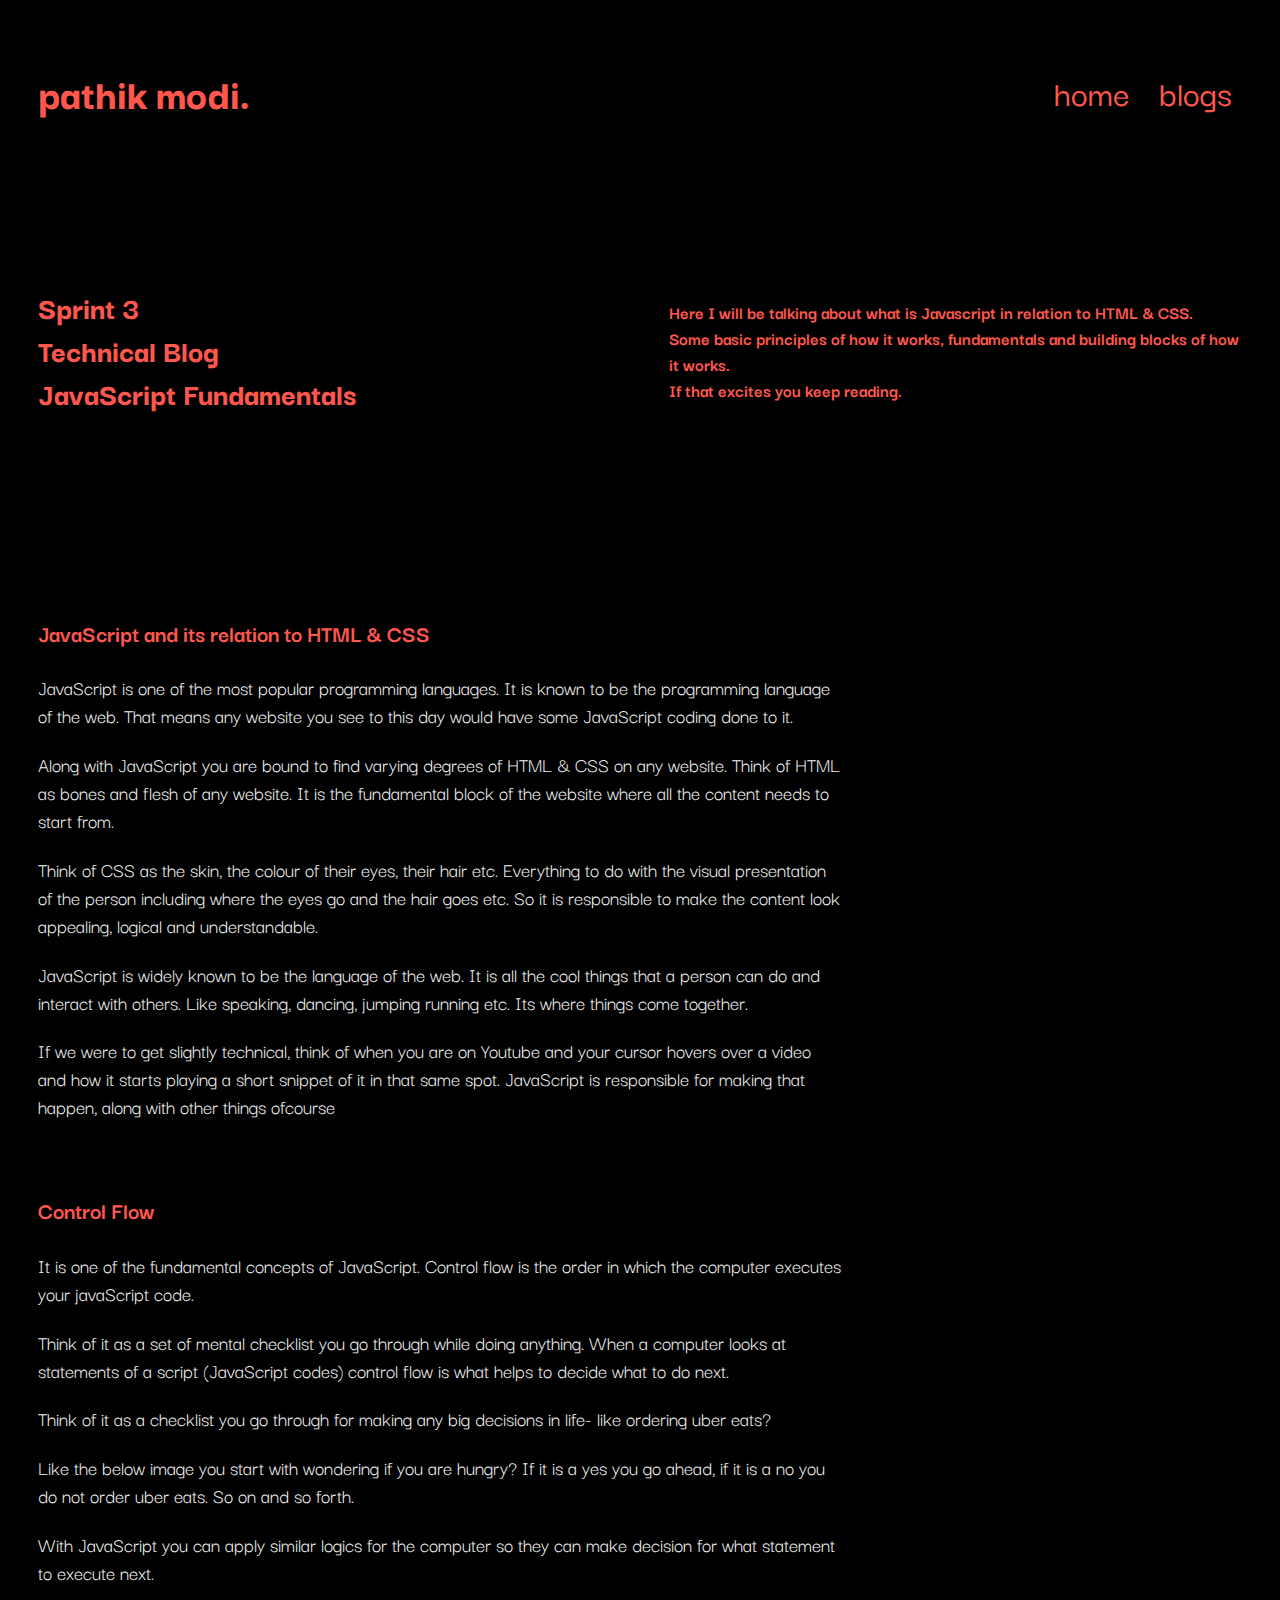
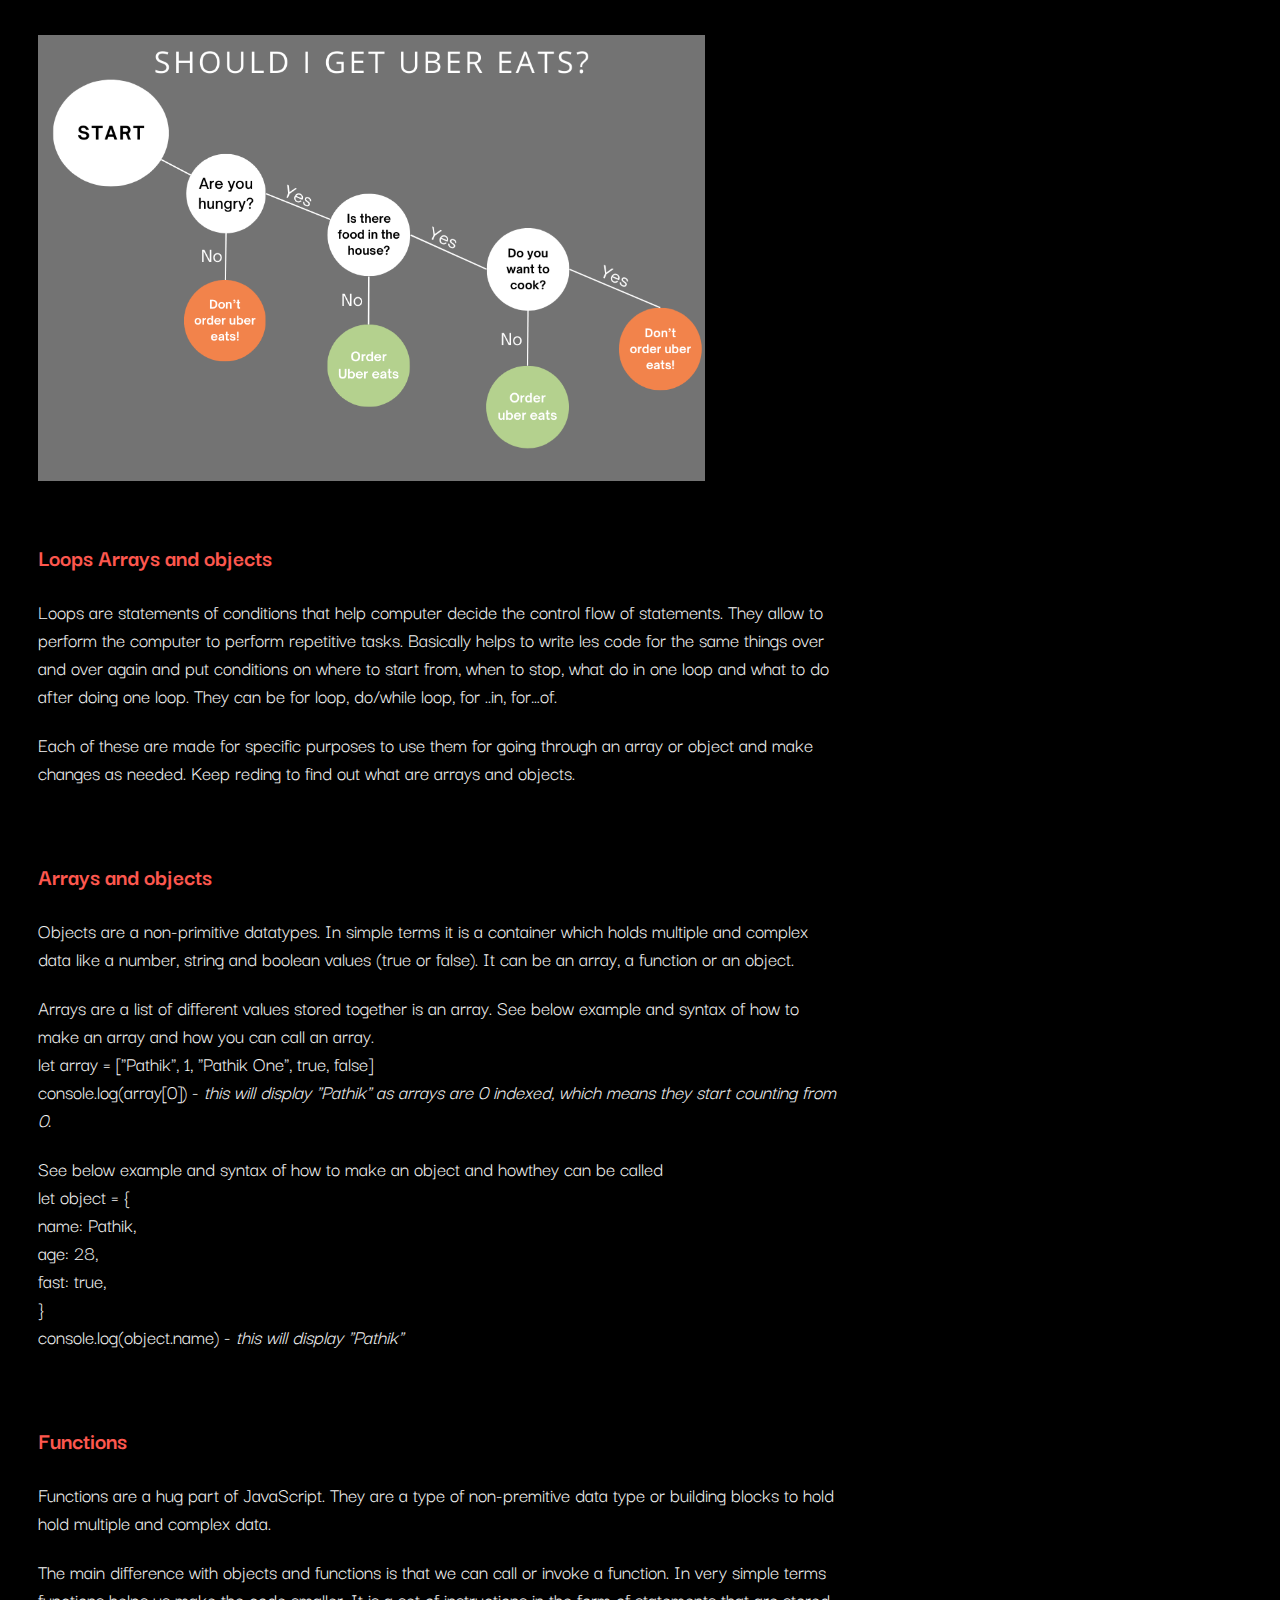
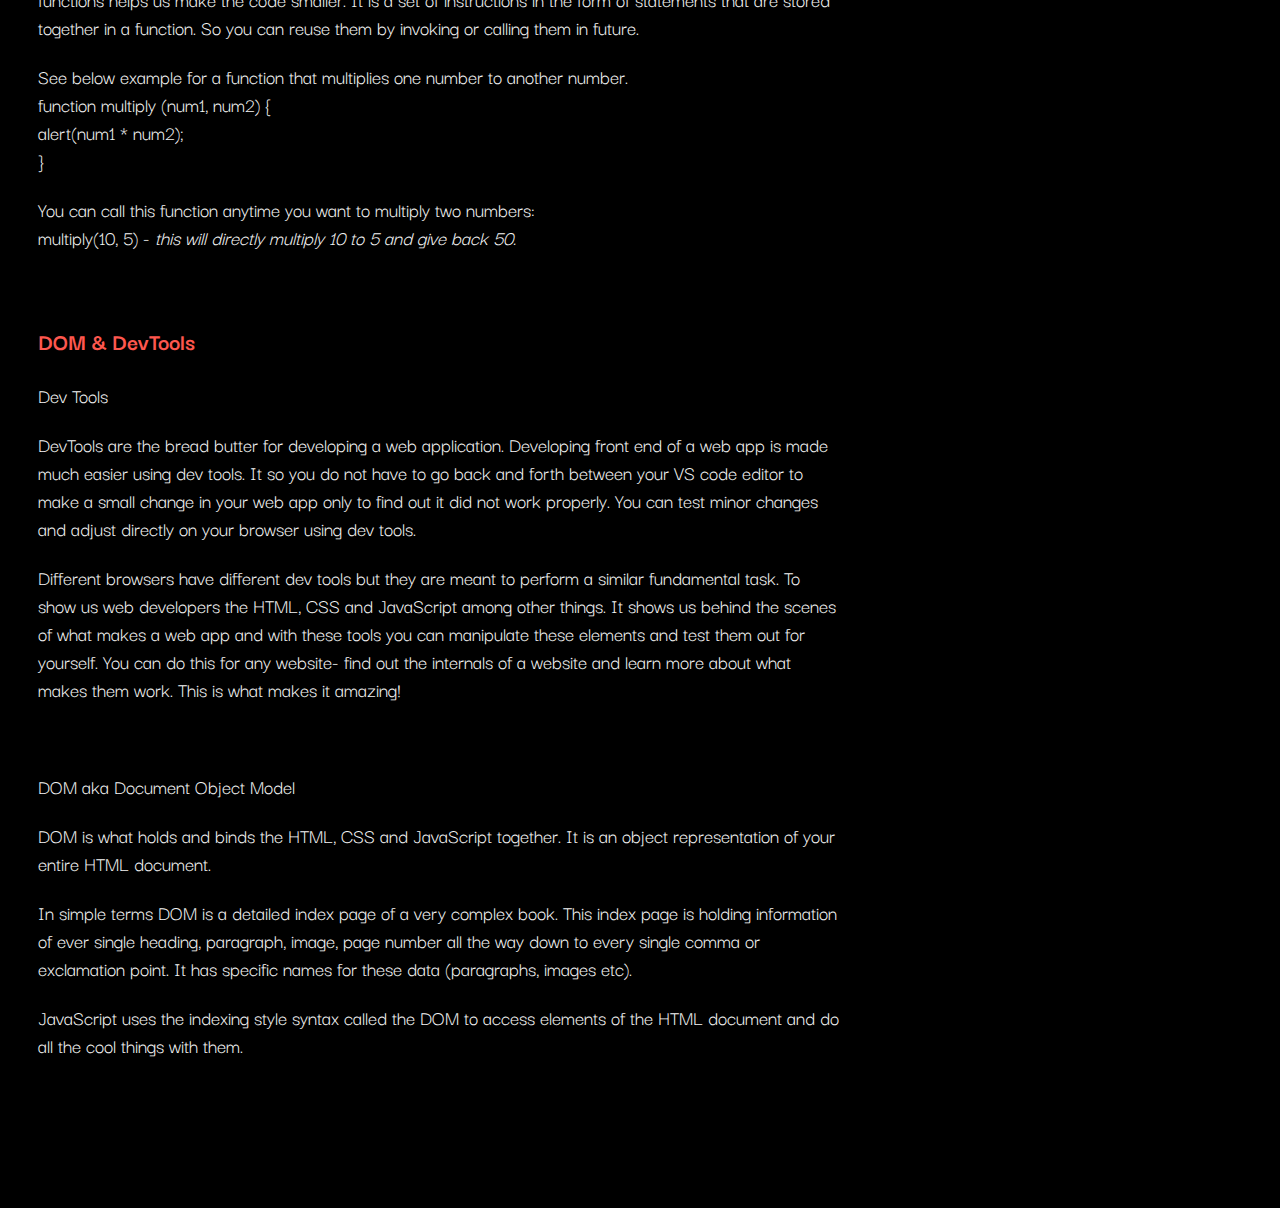
<file: blog/javascript-dom.html>
<!DOCTYPE html>
<html lang="en">
  <head>
    <meta charset="utf-8" />
    <meta name="viewport" content="width=device-width, initial-scale=1.0" />
    <title>JavaScript Fundamentals</title>
    <link rel="stylesheet" href="../styles/main.css" />
    <link
      href="https://cdn.jsdelivr.net/npm/bootstrap@5.3.1/dist/css/bootstrap.min.css"
      rel="stylesheet"
      integrity="sha384-4bw+/aepP/YC94hEpVNVgiZdgIC5+VKNBQNGCHeKRQN+PtmoHDEXuppvnDJzQIu9"
      crossorigin="anonymous"
    />
    <link rel="preconnect" href="https://fonts.googleapis.com" />
    <link rel="preconnect" href="https://fonts.gstatic.com" crossorigin />
    <link
      href="https://fonts.googleapis.com/css2?family=Darker+Grotesque:wght@400;900&display=swap"
      rel="stylesheet"
    />
    <link rel="preconnect" href="https://fonts.googleapis.com" />
    <link rel="preconnect" href="https://fonts.gstatic.com" crossorigin />
    <link
      href="https://fonts.googleapis.com/css2?family=Darker+Grotesque:wght@400;700;900&display=swap"
      rel="stylesheet"
    />
  </head>

  <body id="body">
    <!-- Header/Navigation -->
    <header>
      <div class="logo">
        <a href="../index.html" class="nav-logo">
          <h1>pathik modi.</h1>
        </a>
      </div>
      <nav>
        <ul class="main-nav">
          <li>
            <a href="../index.html">home</a>
          </li>
          <li>
            <a href="../index.html">blogs</a>
          </li>
        </ul>
      </nav>
    </header>
    <section class="blog-page-overall">
      <!-- Blog title section -->
      <section class="blog-title-section">
        <div class="blog-title-row">
          <div class="blog-column-heading">
            <h1>Sprint 3 <br />Technical Blog<br />JavaScript Fundamentals</h1>
          </div>
          <div class="blog-column-sub-heading">
            <h3>
              Here I will be talking about what is Javascript in relation to
              HTML & CSS.
              <br />
              Some basic principles of how it works, fundamentals and building
              blocks of how it works. <br />If that excites you keep reading.
            </h3>
          </div>
        </div>
      </section>
      <!-- Blog body section -->
      <section>
        <div class="blog-body">
          <br />
          <br />

          <h3>JavaScript and its relation to HTML & CSS</h3>
          <p>
            JavaScript is one of the most popular programming languages. It is
            known to be the programming language of the web. That means any
            website you see to this day would have some JavaScript coding done
            to it.
          </p>
          <p>
            Along with JavaScript you are bound to find varying degrees of HTML
            & CSS on any website. Think of HTML as bones and flesh of any
            website. It is the fundamental block of the website where all the
            content needs to start from.
          </p>
          <p>
            Think of CSS as the skin, the colour of their eyes, their hair etc.
            Everything to do with the visual presentation of the person
            including where the eyes go and the hair goes etc. So it is
            responsible to make the content look appealing, logical and
            understandable.
          </p>
          <p>
            JavaScript is widely known to be the language of the web. It is all
            the cool things that a person can do and interact with others. Like
            speaking, dancing, jumping running etc. Its where things come
            together.
          </p>
          <p>
            If we were to get slightly technical, think of when you are on
            Youtube and your cursor hovers over a video and how it starts
            playing a short snippet of it in that same spot. JavaScript is
            responsible for making that happen, along with other things ofcourse
          </p>
          <br />

          <h3>Control Flow</h3>
          <p>
            It is one of the fundamental concepts of JavaScript. Control flow is
            the order in which the computer executes your javaScript code.
          </p>
          <p>
            Think of it as a set of mental checklist you go through while doing
            anything. When a computer looks at statements of a script
            (JavaScript codes) control flow is what helps to decide what to do
            next.
          </p>
          <p>
            Think of it as a checklist you go through for making any big
            decisions in life- like ordering uber eats?
          </p>
          <p>
            Like the below image you start with wondering if you are hungry? If
            it is a yes you go ahead, if it is a no you do not order uber eats.
            So on and so forth.
          </p>
          <p>
            With JavaScript you can apply similar logics for the computer so
            they can make decision for what statement to execute next.
          </p>
          <br />
          <img
            src="../img/uber-eats.png"
            alt="Uber eats example"
            width="666.67"
            height="446.67"
          /><br />
          <br />

          <h3>Loops Arrays and objects</h3>
          <p>
            Loops are statements of conditions that help computer decide the
            control flow of statements. They allow to perform the computer to
            perform repetitive tasks. Basically helps to write les code for the
            same things over and over again and put conditions on where to start
            from, when to stop, what do in one loop and what to do after doing
            one loop. They can be for loop, do/while loop, for ..in, for…of.
          </p>
          <p>
            Each of these are made for specific purposes to use them for going
            through an array or object and make changes as needed. Keep reding
            to find out what are arrays and objects.
          </p>
          <br />

          <h3>Arrays and objects</h3>
          <p>
            Objects are a non-primitive datatypes. In simple terms it is a
            container which holds multiple and complex data like a number,
            string and boolean values (true or false). It can be an array, a
            function or an object.
          </p>
          <p>
            Arrays are a list of different values stored together is an array.
            See below example and syntax of how to make an array and how you can
            call an array. <br />let array = ["Pathik", 1, "Pathik One", true,
            false] <br />console.log(array[0]) -
            <i
              >this will display "Pathik" as arrays are 0 indexed, which means
              they start counting from 0.</i
            >
          </p>
          <p>
            See below example and syntax of how to make an object and howthey
            can be called <br />
            let object = { <br />name: Pathik, <br />age: 28, <br />fast: true,
            <br />} <br />console.log(object.name) -
            <i>this will display "Pathik"</i>
          </p>
          <br />

          <h3>Functions</h3>
          <p>
            Functions are a hug part of JavaScript. They are a type of
            non-premitive data type or building blocks to hold hold multiple and
            complex data.
          </p>
          <p>
            The main difference with objects and functions is that we can call
            or invoke a function. In very simple terms functions helps us make
            the code smaller. It is a set of instructions in the form of
            statements that are stored together in a function. So you can reuse
            them by invoking or calling them in future.
          </p>
          <p>
            See below example for a function that multiplies one number to
            another number. <br />function multiply (num1, num2) {
            <br />alert(num1 * num2); <br />}
          </p>
          <p>
            You can call this function anytime you want to multiply two numbers:
            <br />
            multiply(10, 5) -
            <i>this will directly multiply 10 to 5 and give back 50.</i>
          </p>
          <br />

          <h3>DOM & DevTools</h3>
          <p>Dev Tools</p>
          <p>
            DevTools are the bread butter for developing a web application.
            Developing front end of a web app is made much easier using dev
            tools. It so you do not have to go back and forth between your VS
            code editor to make a small change in your web app only to find out
            it did not work properly. You can test minor changes and adjust
            directly on your browser using dev tools.
          </p>
          <p>
            Different browsers have different dev tools but they are meant to
            perform a similar fundamental task. To show us web developers the
            HTML, CSS and JavaScript among other things. It shows us behind the
            scenes of what makes a web app and with these tools you can
            manipulate these elements and test them out for yourself. You can do
            this for any website- find out the internals of a website and learn
            more about what makes them work. This is what makes it amazing!
          </p>
          <br />
          <p>DOM aka Document Object Model</p>
          <p>
            DOM is what holds and binds the HTML, CSS and JavaScript together.
            It is an object representation of your entire HTML document.
          </p>
          <p>
            In simple terms DOM is a detailed index page of a very complex book.
            This index page is holding information of ever single heading,
            paragraph, image, page number all the way down to every single comma
            or exclamation point. It has specific names for these data
            (paragraphs, images etc).
          </p>
          <p>
            JavaScript uses the indexing style syntax called the DOM to access
            elements of the HTML document and do all the cool things with them.
          </p>
          <br />
        </div>
      </section>
    </section>
  </body>
</html>
</file>
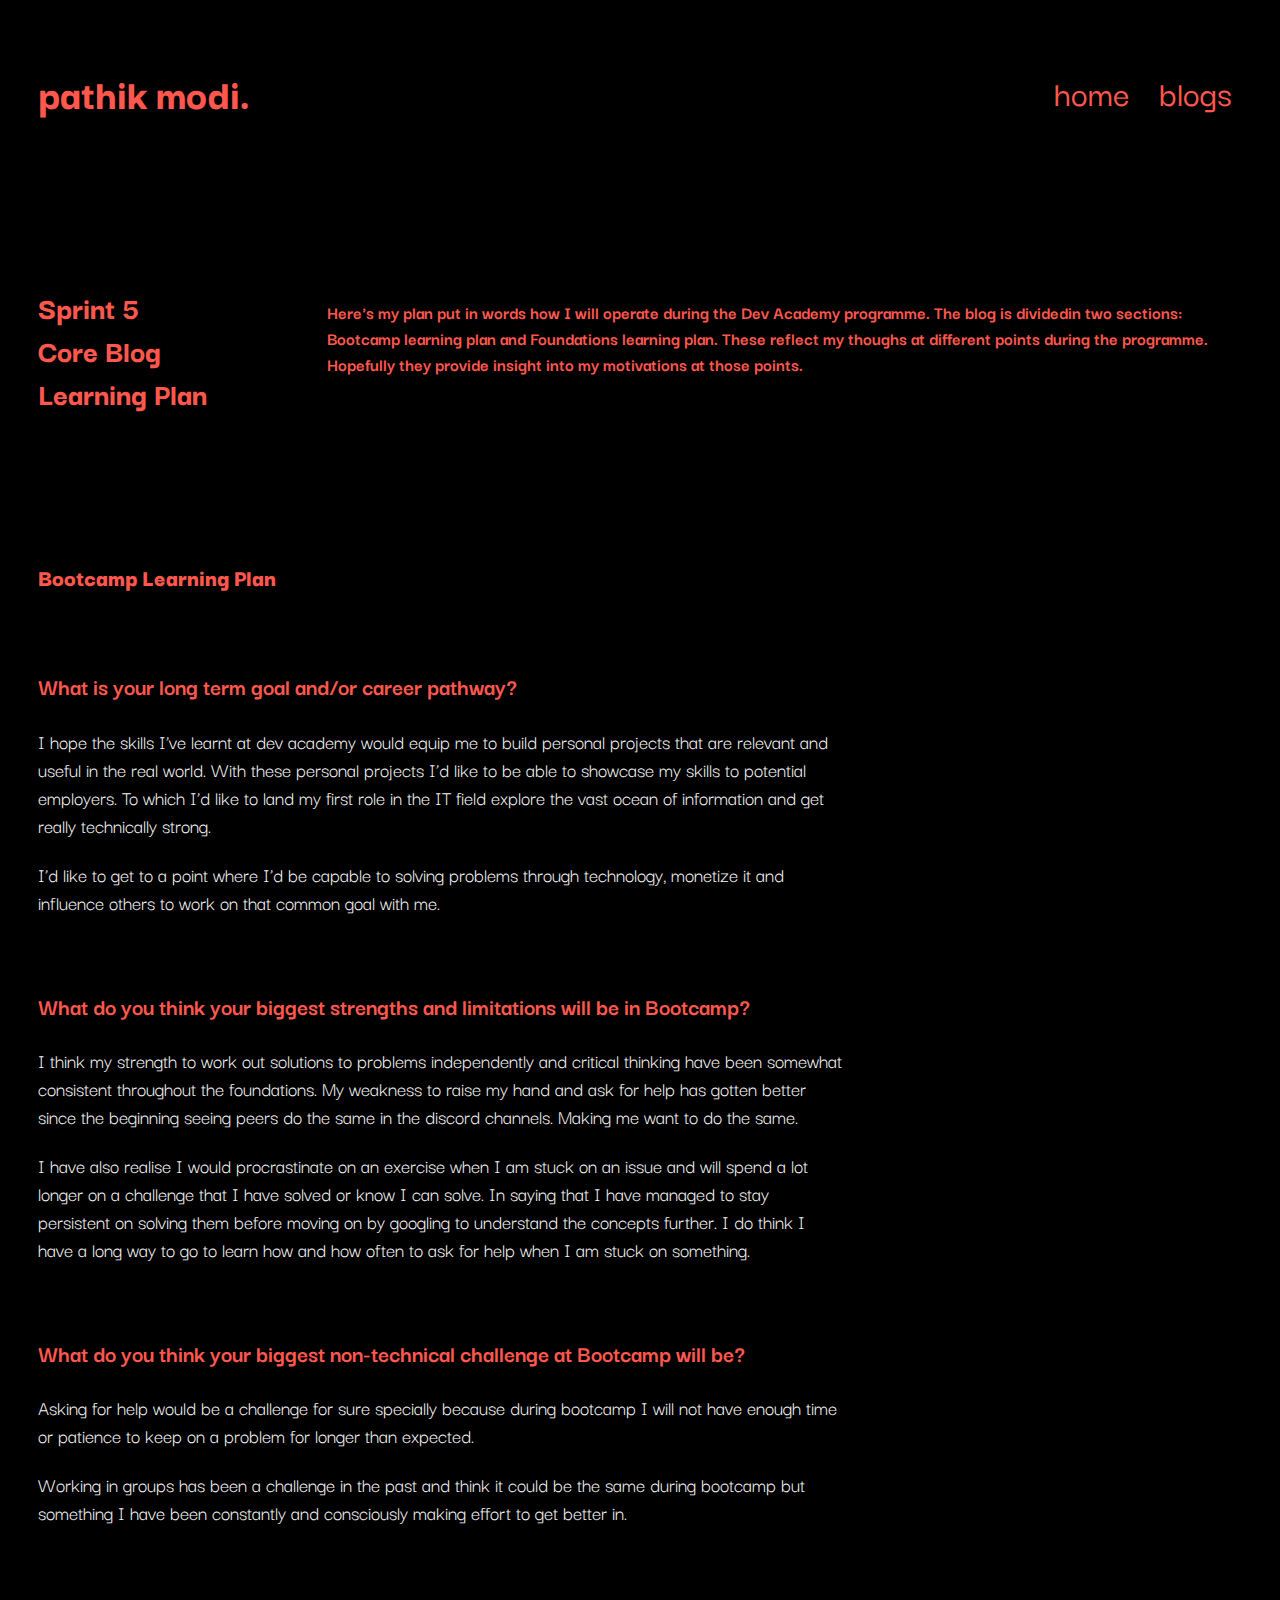
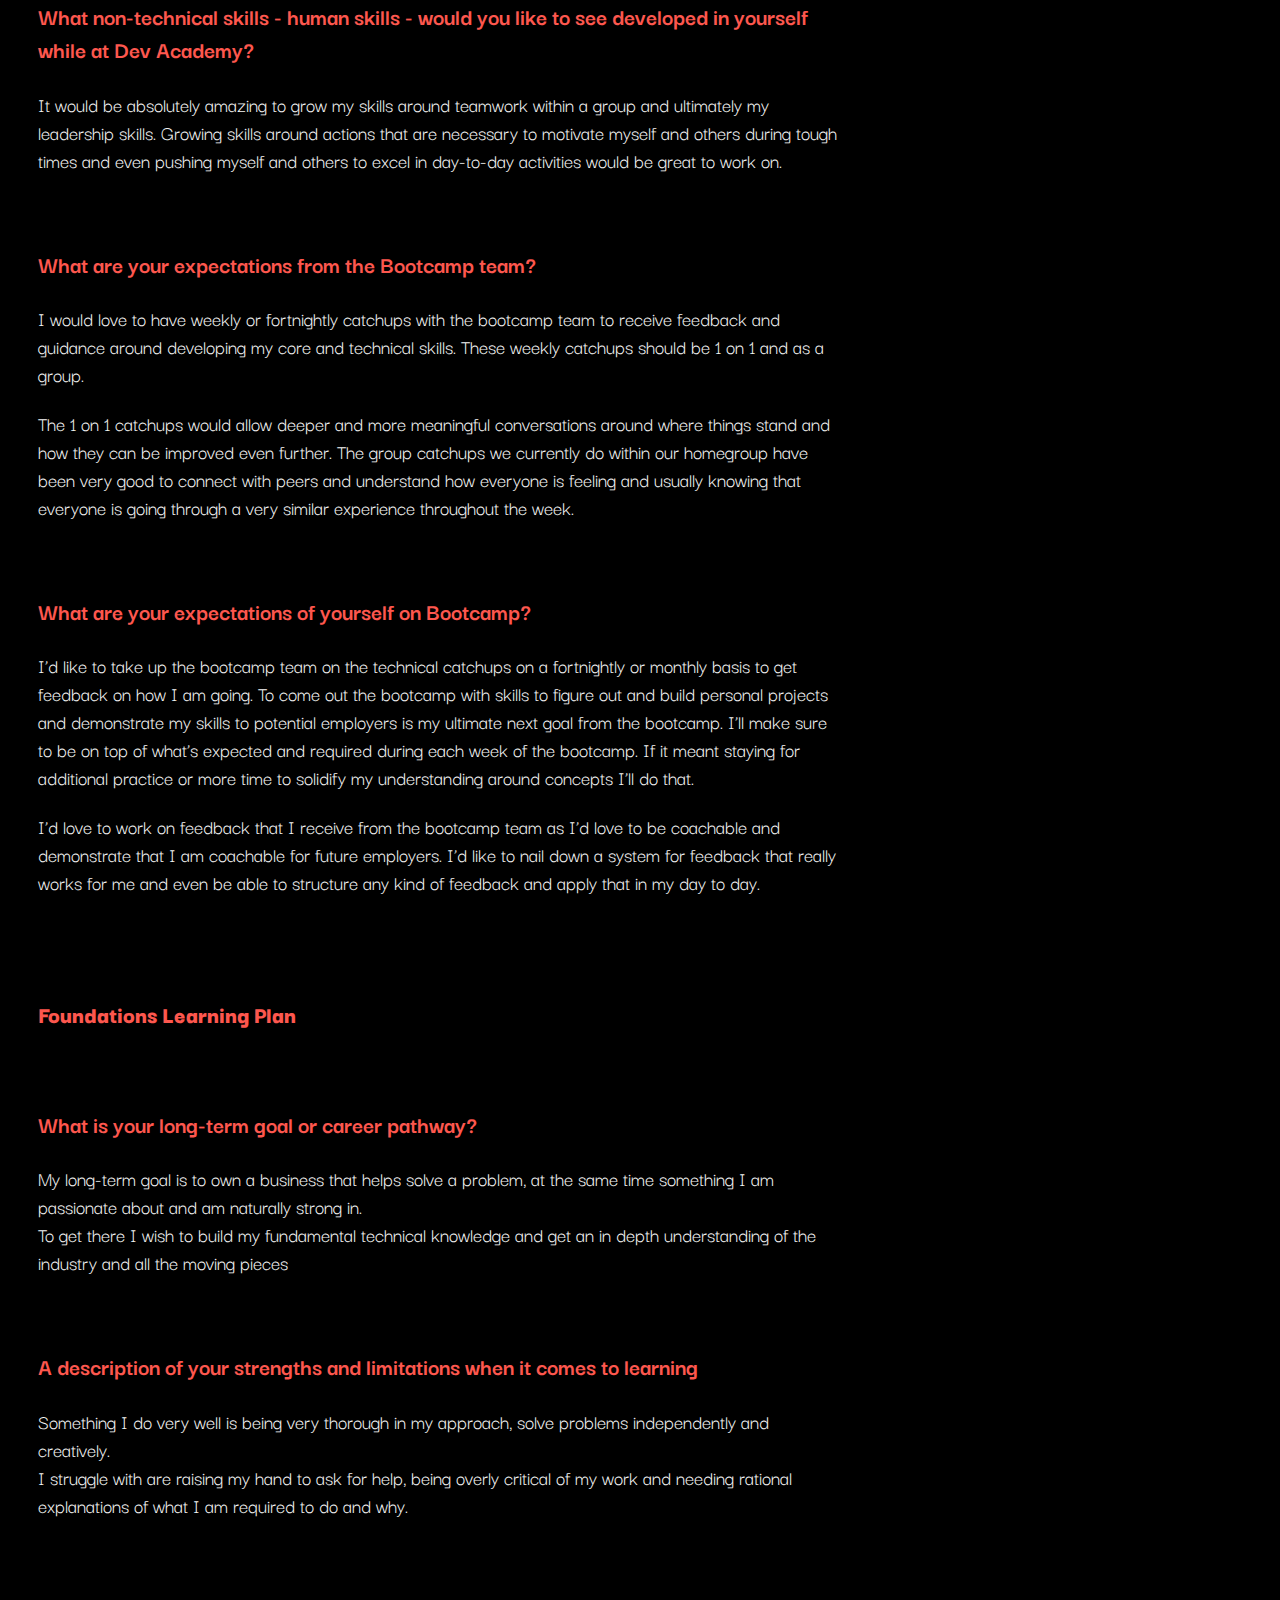
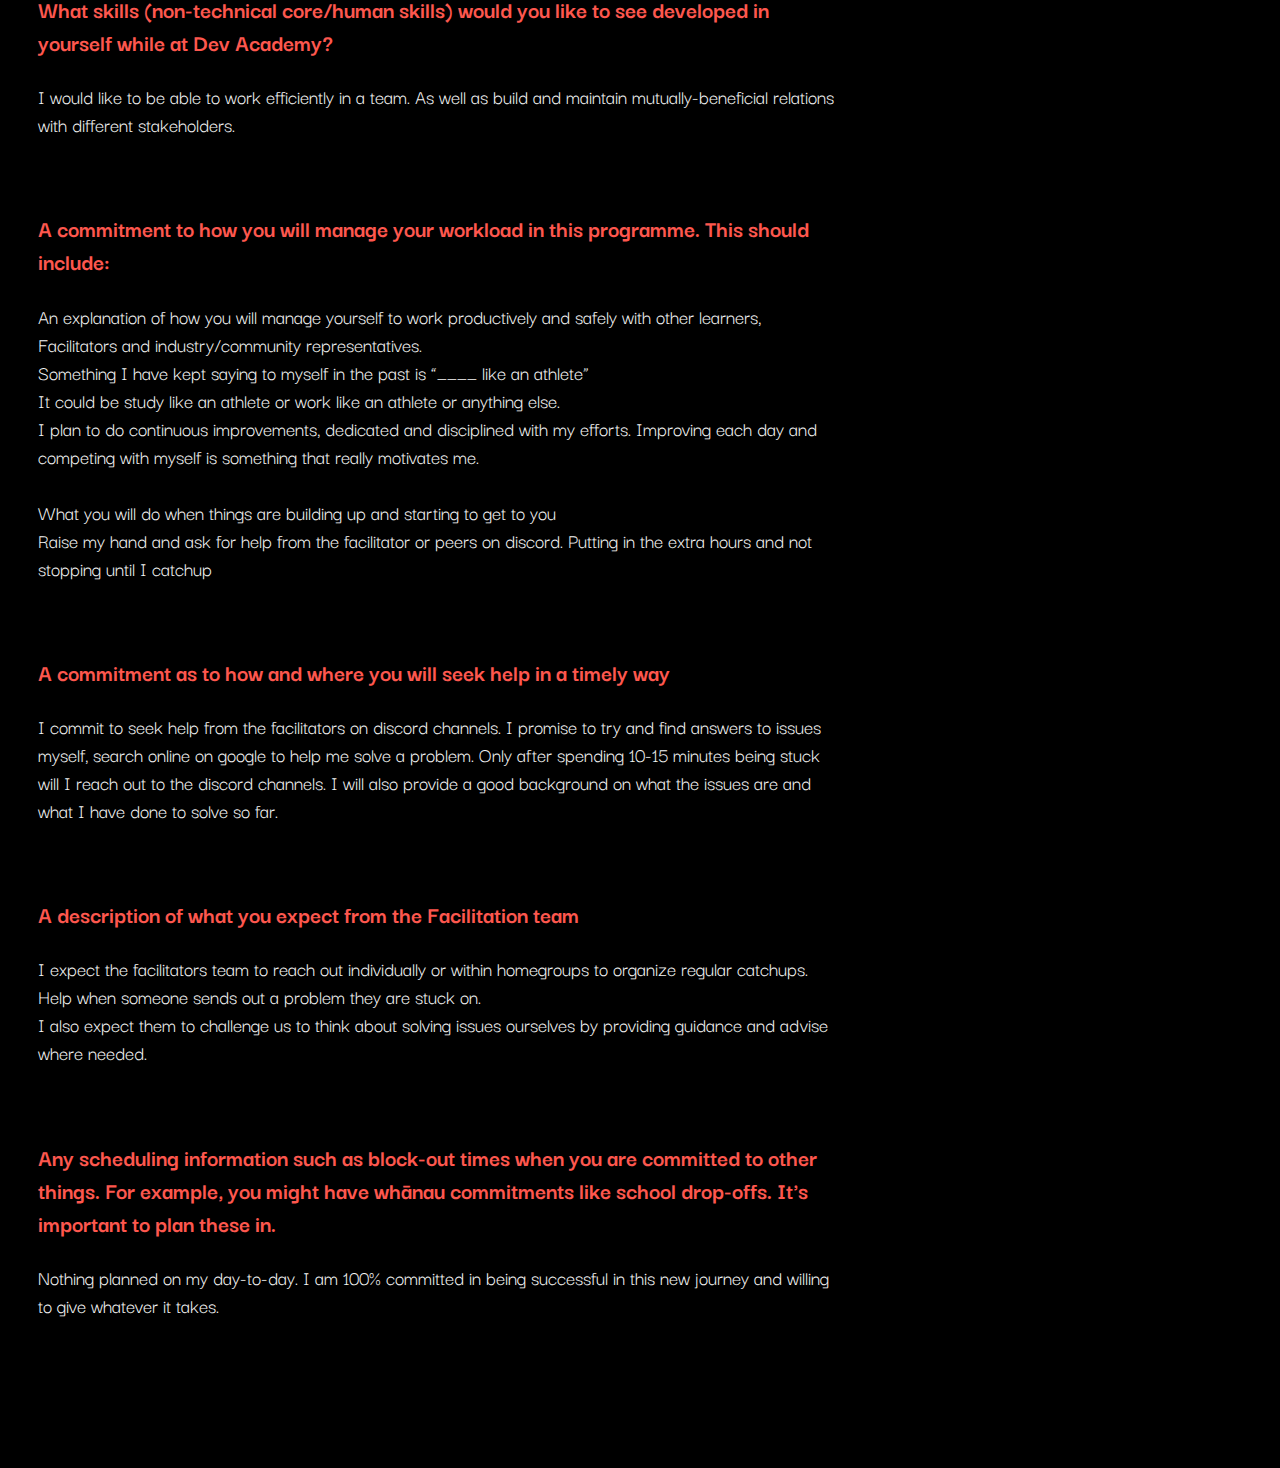
<file: blog/learning-plan.html>
<!DOCTYPE html>
<html lang="en">
  <head>
    <meta charset="utf-8" />
    <meta name="viewport" content="width=device-width, initial-scale=1.0" />
    <title>Learning Plan</title>
    <link rel="stylesheet" href="../styles/main.css" />
    <link
      href="https://cdn.jsdelivr.net/npm/bootstrap@5.3.1/dist/css/bootstrap.min.css"
      rel="stylesheet"
      integrity="sha384-4bw+/aepP/YC94hEpVNVgiZdgIC5+VKNBQNGCHeKRQN+PtmoHDEXuppvnDJzQIu9"
      crossorigin="anonymous"
    />
    <link rel="preconnect" href="https://fonts.googleapis.com" />
    <link rel="preconnect" href="https://fonts.gstatic.com" crossorigin />
    <link
      href="https://fonts.googleapis.com/css2?family=Darker+Grotesque:wght@400;900&display=swap"
      rel="stylesheet"
    />
    <link rel="preconnect" href="https://fonts.googleapis.com" />
    <link rel="preconnect" href="https://fonts.gstatic.com" crossorigin />
    <link
      href="https://fonts.googleapis.com/css2?family=Darker+Grotesque:wght@400;700;900&display=swap"
      rel="stylesheet"
    />
  </head>

  <body id="body">
    <!-- Header/Navigation -->
    <header>
      <div class="logo">
        <a href="../index.html" class="nav-logo">
          <h1>pathik modi.</h1>
        </a>
      </div>
      <nav>
        <ul class="main-nav">
          <li>
            <a href="../index.html">home</a>
          </li>
          <li>
            <a href="../index.html">blogs</a>
          </li>
        </ul>
      </nav>
    </header>
    <section class="blog-page-overall">
      <!-- Blog title section -->
      <section class="blog-title-section">
        <div class="blog-title-row">
          <div class="blog-column-heading">
            <h1>Sprint 5 <br />Core Blog<br />Learning Plan</h1>
          </div>
          <div class="blog-column-sub-heading">
            <h3>
              Here's my plan put in words how I will operate during the Dev
              Academy programme. The blog is dividedin two sections: Bootcamp
              learning plan and Foundations learning plan. These reflect my
              thoughs at different points during the programme. Hopefully they
              provide insight into my motivations at those points.
            </h3>
          </div>
        </div>
      </section>
      <!-- Blog body section -->
      <section>
        <div class="blog-body">
          <h3><b>Bootcamp Learning Plan</b></h3>
          <br />
          <h3>What is your long term goal and/or career pathway?</h3>
          <p>
            I hope the skills I’ve learnt at dev academy would equip me to build
            personal projects that are relevant and useful in the real world.
            With these personal projects I’d like to be able to showcase my
            skills to potential employers. To which I’d like to land my first
            role in the IT field explore the vast ocean of information and get
            really technically strong.
          </p>
          <p>
            I’d like to get to a point where I’d be capable to solving problems
            through technology, monetize it and influence others to work on that
            common goal with me.
          </p>
          <br />

          <h3>
            What do you think your biggest strengths and limitations will be in
            Bootcamp?
          </h3>
          <p>
            I think my strength to work out solutions to problems independently
            and critical thinking have been somewhat consistent throughout the
            foundations. My weakness to raise my hand and ask for help has
            gotten better since the beginning seeing peers do the same in the
            discord channels. Making me want to do the same.
          </p>
          <p>
            I have also realise I would procrastinate on an exercise when I am
            stuck on an issue and will spend a lot longer on a challenge that I
            have solved or know I can solve. In saying that I have managed to
            stay persistent on solving them before moving on by googling to
            understand the concepts further. I do think I have a long way to go
            to learn how and how often to ask for help when I am stuck on
            something.
          </p>
          <br />

          <h3>
            What do you think your biggest non-technical challenge at Bootcamp
            will be?
          </h3>
          <p>
            Asking for help would be a challenge for sure specially because
            during bootcamp I will not have enough time or patience to keep on a
            problem for longer than expected.
          </p>
          <p>
            Working in groups has been a challenge in the past and think it
            could be the same during bootcamp but something I have been
            constantly and consciously making effort to get better in.
          </p>
          <br />

          <h3>
            What non-technical skills - human skills - would you like to see
            developed in yourself while at Dev Academy?
          </h3>
          <p>
            It would be absolutely amazing to grow my skills around teamwork
            within a group and ultimately my leadership skills. Growing skills
            around actions that are necessary to motivate myself and others
            during tough times and even pushing myself and others to excel in
            day-to-day activities would be great to work on.
          </p>
          <br />

          <h3>What are your expectations from the Bootcamp team?</h3>
          <p>
            I would love to have weekly or fortnightly catchups with the
            bootcamp team to receive feedback and guidance around developing my
            core and technical skills. These weekly catchups should be 1 on 1
            and as a group.
          </p>
          <p>
            The 1 on 1 catchups would allow deeper and more meaningful
            conversations around where things stand and how they can be improved
            even further. The group catchups we currently do within our
            homegroup have been very good to connect with peers and understand
            how everyone is feeling and usually knowing that everyone is going
            through a very similar experience throughout the week.
          </p>
          <br />

          <h3>What are your expectations of yourself on Bootcamp?</h3>
          <p>
            I’d like to take up the bootcamp team on the technical catchups on a
            fortnightly or monthly basis to get feedback on how I am going. To
            come out the bootcamp with skills to figure out and build personal
            projects and demonstrate my skills to potential employers is my
            ultimate next goal from the bootcamp. I’ll make sure to be on top of
            what’s expected and required during each week of the bootcamp. If it
            meant staying for additional practice or more time to solidify my
            understanding around concepts I’ll do that.
          </p>
          <p>
            I’d love to work on feedback that I receive from the bootcamp team
            as I’d love to be coachable and demonstrate that I am coachable for
            future employers. I’d like to nail down a system for feedback that
            really works for me and even be able to structure any kind of
            feedback and apply that in my day to day.
          </p>
          <br />
          <br />

          <h3><b>Foundations Learning Plan</b></h3>
          <br />
          <h3>What is your long-term goal or career pathway?</h3>
          <p>
            My long-term goal is to own a business that helps solve a problem,
            at the same time something I am passionate about and am naturally
            strong in. <br />To get there I wish to build my fundamental
            technical knowledge and get an in depth understanding of the
            industry and all the moving pieces
          </p>
          <br />
          <h3>
            A description of your strengths and limitations when it comes to
            learning
          </h3>
          <p>
            Something I do very well is being very thorough in my approach,
            solve problems independently and creatively.
            <br />I struggle with are raising my hand to ask for help, being
            overly critical of my work and needing rational explanations of what
            I am required to do and why.
          </p>
          <br />
          <h3>
            What skills (non-technical core/human skills) would you like to see
            developed in yourself while at Dev Academy?
          </h3>
          <p>
            I would like to be able to work efficiently in a team. As well as
            build and maintain mutually-beneficial relations with different
            stakeholders.
          </p>
          <br />
          <h3>
            A commitment to how you will manage your workload in this programme.
            This should include:
          </h3>
          <p>
            An explanation of how you will manage yourself to work productively
            and safely with other learners, Facilitators and industry/community
            representatives. <br />Something I have kept saying to myself in the
            past is “____ like an athlete” <br />It could be study like an
            athlete or work like an athlete or anything else. <br />I plan to do
            continuous improvements, dedicated and disciplined with my efforts.
            Improving each day and competing with myself is something that
            really motivates me.
            <br />
            <br />What you will do when things are building up and starting to
            get to you <br />Raise my hand and ask for help from the facilitator
            or peers on discord. Putting in the extra hours and not stopping
            until I catchup
          </p>
          <br />
          <h3>
            A commitment as to how and where you will seek help in a timely way
          </h3>
          <p>
            I commit to seek help from the facilitators on discord channels. I
            promise to try and find answers to issues myself, search online on
            google to help me solve a problem. Only after spending 10-15 minutes
            being stuck will I reach out to the discord channels. I will also
            provide a good background on what the issues are and what I have
            done to solve so far.
          </p>
          <br />
          <h3>A description of what you expect from the Facilitation team</h3>
          <p>
            I expect the facilitators team to reach out individually or within
            homegroups to organize regular catchups. Help when someone sends out
            a problem they are stuck on. <br />I also expect them to challenge
            us to think about solving issues ourselves by providing guidance and
            advise where needed.
          </p>
          <br />
          <h3>
            Any scheduling information such as block-out times when you are
            committed to other things. For example, you might have whānau
            commitments like school drop-offs. It's important to plan these in.
          </h3>
          <p>
            Nothing planned on my day-to-day. I am 100% committed in being
            successful in this new journey and willing to give whatever it
            takes.
          </p>
          <br />
        </div>
      </section>
    </section>
  </body>
</html>
</file>
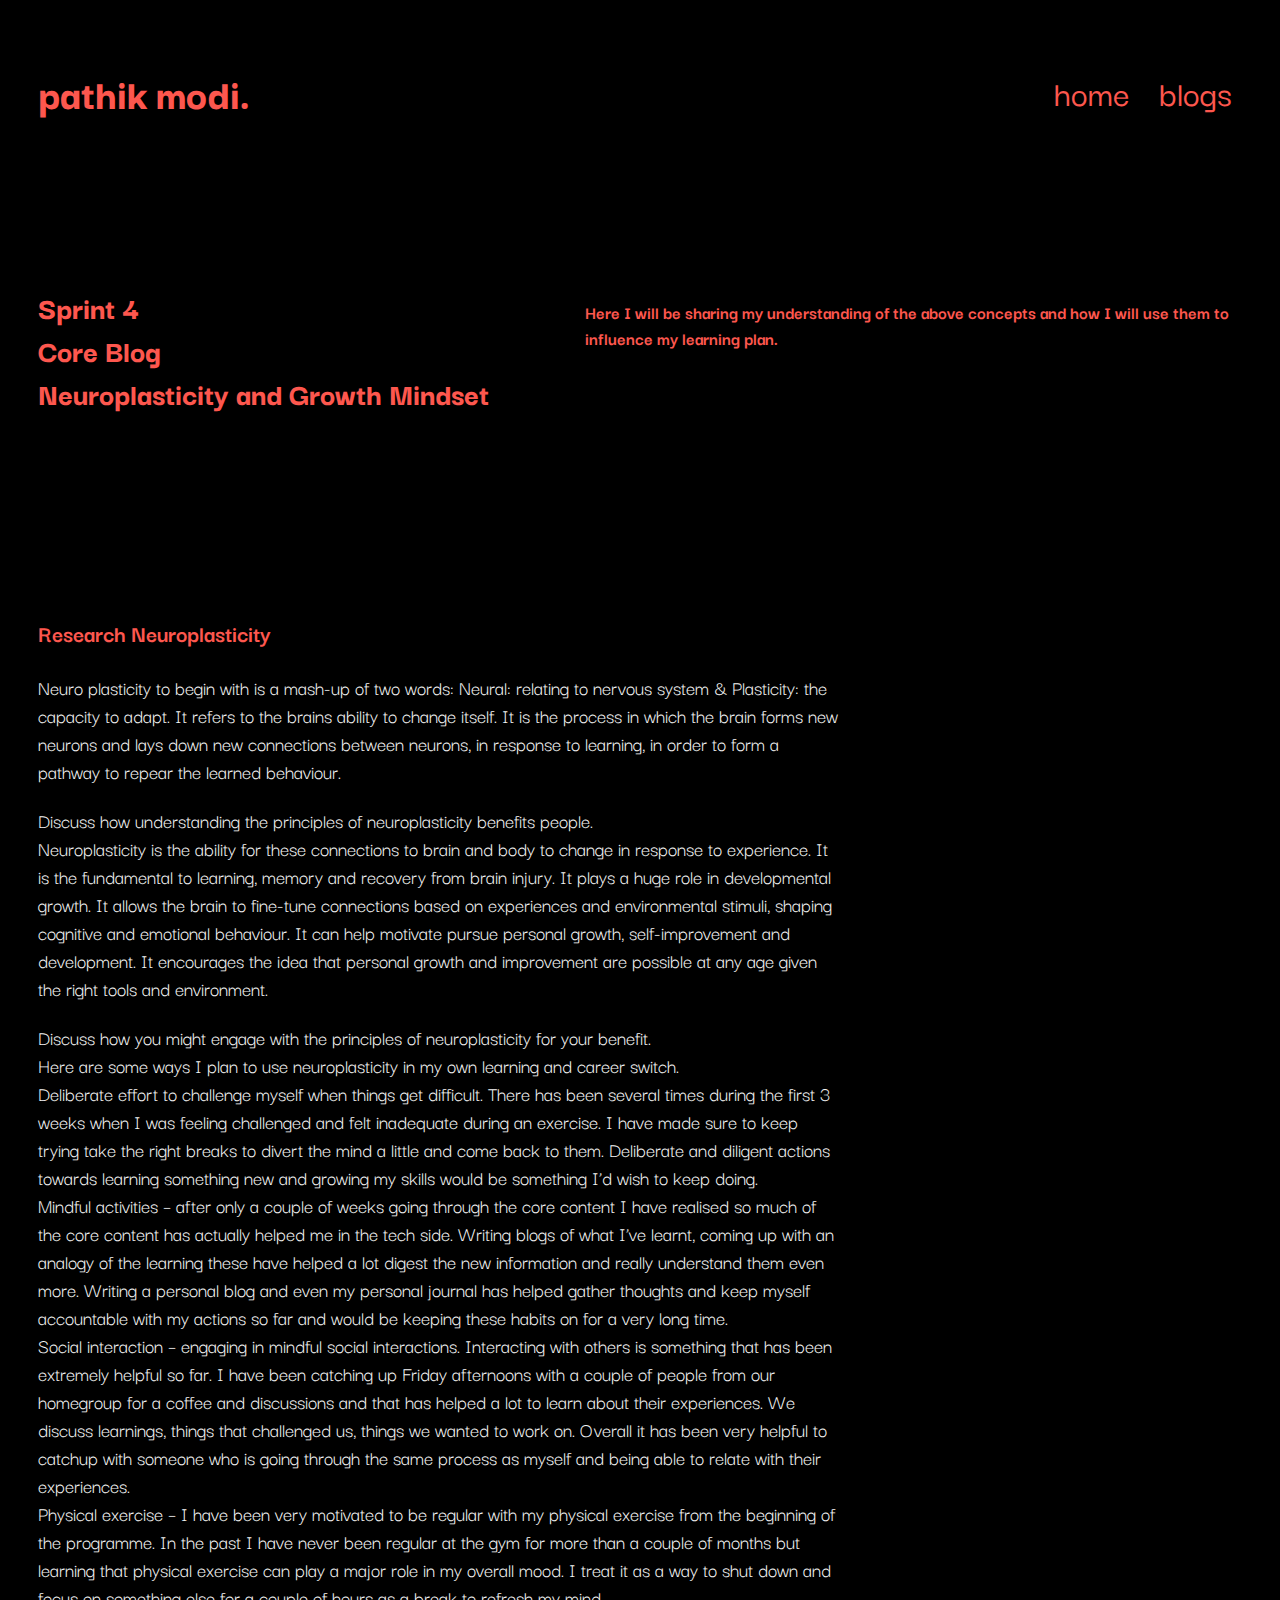
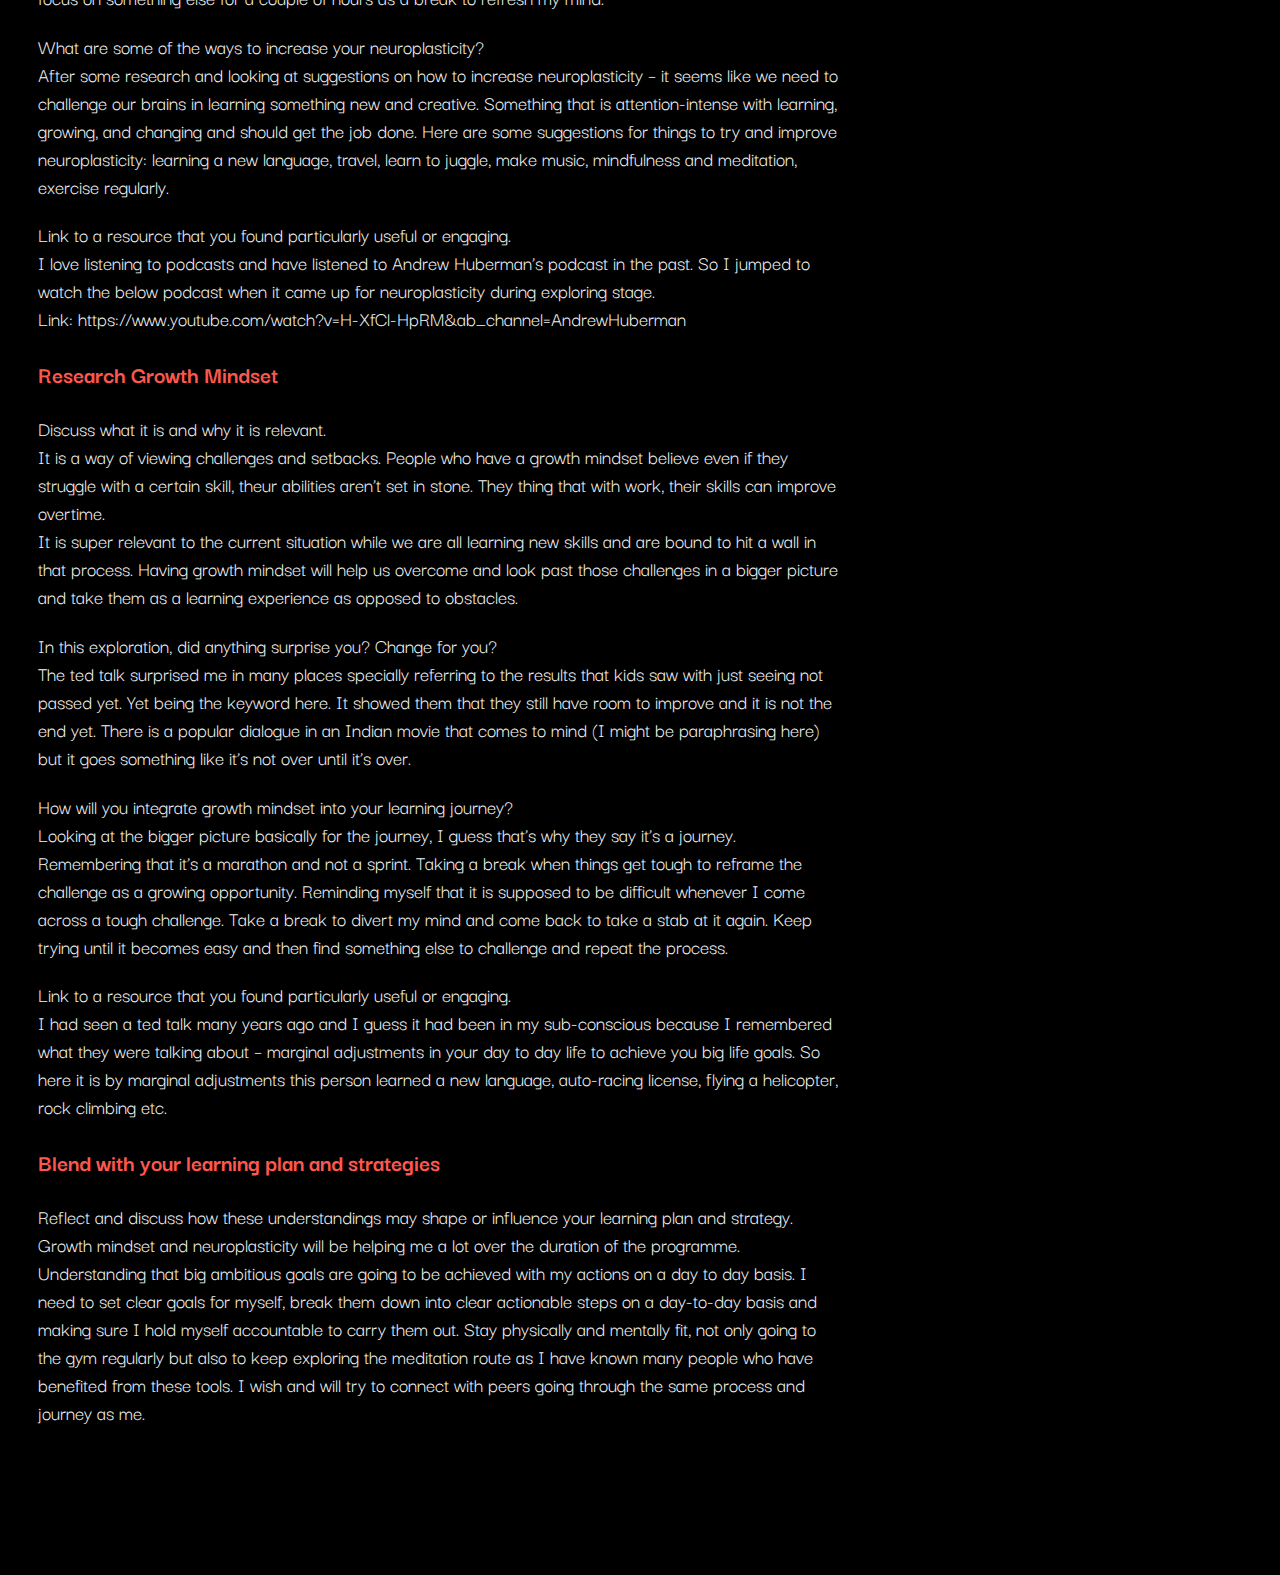
<file: blog/neuroplasticity.html>
<!DOCTYPE html>
<html lang="en">
  <head>
    <meta charset="utf-8" />
    <meta name="viewport" content="width=device-width, initial-scale=1.0" />
    <title>Mindset Blog</title>
    <link rel="stylesheet" href="../styles/main.css" />
    <link
      href="https://cdn.jsdelivr.net/npm/bootstrap@5.3.1/dist/css/bootstrap.min.css"
      rel="stylesheet"
      integrity="sha384-4bw+/aepP/YC94hEpVNVgiZdgIC5+VKNBQNGCHeKRQN+PtmoHDEXuppvnDJzQIu9"
      crossorigin="anonymous"
    />
    <link rel="preconnect" href="https://fonts.googleapis.com" />
    <link rel="preconnect" href="https://fonts.gstatic.com" crossorigin />
    <link
      href="https://fonts.googleapis.com/css2?family=Darker+Grotesque:wght@400;900&display=swap"
      rel="stylesheet"
    />
    <link rel="preconnect" href="https://fonts.googleapis.com" />
    <link rel="preconnect" href="https://fonts.gstatic.com" crossorigin />
    <link
      href="https://fonts.googleapis.com/css2?family=Darker+Grotesque:wght@400;700;900&display=swap"
      rel="stylesheet"
    />
  </head>

  <body id="body">
    <!-- Header/Navigation -->
    <header>
      <div class="logo">
        <a href="../index.html" class="nav-logo">
          <h1>pathik modi.</h1>
        </a>
      </div>
      <nav>
        <ul class="main-nav">
          <li>
            <a href="../index.html">home</a>
          </li>
          <li>
            <a href="../index.html">blogs</a>
          </li>
        </ul>
      </nav>
    </header>
    <section class="blog-page-overall">
      <!-- Blog title section -->
      <section class="blog-title-section">
        <div class="blog-title-row">
          <div class="blog-column-heading">
            <h1>
              Sprint 4 <br />Core Blog<br />Neuroplasticity and Growth Mindset
            </h1>
          </div>
          <div class="blog-column-sub-heading">
            <h3>
              Here I will be sharing my understanding of the above concepts and
              how I will use them to influence my learning plan.
            </h3>
          </div>
        </div>
      </section>
      <!-- Blog body section -->
      <section>
        <div class="blog-body">
          <br />
          <br />

          <h3>Research Neuroplasticity</h3>
          <p>
            Neuro plasticity to begin with is a mash-up of two words: Neural:
            relating to nervous system & Plasticity: the capacity to adapt. It
            refers to the brains ability to change itself. It is the process in
            which the brain forms new neurons and lays down new connections
            between neurons, in response to learning, in order to form a pathway
            to repear the learned behaviour.
          </p>
          <p>
            Discuss how understanding the principles of neuroplasticity benefits
            people. <br />Neuroplasticity is the ability for these connections
            to brain and body to change in response to experience. It is the
            fundamental to learning, memory and recovery from brain injury. It
            plays a huge role in developmental growth. It allows the brain to
            fine-tune connections based on experiences and environmental
            stimuli, shaping cognitive and emotional behaviour. It can help
            motivate pursue personal growth, self-improvement and development.
            It encourages the idea that personal growth and improvement are
            possible at any age given the right tools and environment.
          </p>
          <p>
            Discuss how you might engage with the principles of neuroplasticity
            for your benefit. <br />Here are some ways I plan to use
            neuroplasticity in my own learning and career switch.
            <br />Deliberate effort to challenge myself when things get
            difficult. There has been several times during the first 3 weeks
            when I was feeling challenged and felt inadequate during an
            exercise. I have made sure to keep trying take the right breaks to
            divert the mind a little and come back to them. Deliberate and
            diligent actions towards learning something new and growing my
            skills would be something I’d wish to keep doing. <br />Mindful
            activities – after only a couple of weeks going through the core
            content I have realised so much of the core content has actually
            helped me in the tech side. Writing blogs of what I’ve learnt,
            coming up with an analogy of the learning these have helped a lot
            digest the new information and really understand them even more.
            Writing a personal blog and even my personal journal has helped
            gather thoughts and keep myself accountable with my actions so far
            and would be keeping these habits on for a very long time.
            <br />Social interaction – engaging in mindful social interactions.
            Interacting with others is something that has been extremely helpful
            so far. I have been catching up Friday afternoons with a couple of
            people from our homegroup for a coffee and discussions and that has
            helped a lot to learn about their experiences. We discuss learnings,
            things that challenged us, things we wanted to work on. Overall it
            has been very helpful to catchup with someone who is going through
            the same process as myself and being able to relate with their
            experiences. <br />Physical exercise – I have been very motivated to
            be regular with my physical exercise from the beginning of the
            programme. In the past I have never been regular at the gym for more
            than a couple of months but learning that physical exercise can play
            a major role in my overall mood. I treat it as a way to shut down
            and focus on something else for a couple of hours as a break to
            refresh my mind.
          </p>
          <p>
            What are some of the ways to increase your neuroplasticity?
            <br />After some research and looking at suggestions on how to
            increase neuroplasticity – it seems like we need to challenge our
            brains in learning something new and creative. Something that is
            attention-intense with learning, growing, and changing and should
            get the job done. Here are some suggestions for things to try and
            improve neuroplasticity: learning a new language, travel, learn to
            juggle, make music, mindfulness and meditation, exercise regularly.
          </p>
          <p>
            Link to a resource that you found particularly useful or engaging.
            <br />I love listening to podcasts and have listened to Andrew
            Huberman’s podcast in the past. So I jumped to watch the below
            podcast when it came up for neuroplasticity during exploring stage.
            <br />Link:
            https://www.youtube.com/watch?v=H-XfCl-HpRM&ab_channel=AndrewHuberman
          </p>
          <h3>Research Growth Mindset</h3>
          <p>
            Discuss what it is and why it is relevant. <br />It is a way of
            viewing challenges and setbacks. People who have a growth mindset
            believe even if they struggle with a certain skill, theur abilities
            aren’t set in stone. They thing that with work, their skills can
            improve overtime. <br />It is super relevant to the current
            situation while we are all learning new skills and are bound to hit
            a wall in that process. Having growth mindset will help us overcome
            and look past those challenges in a bigger picture and take them as
            a learning experience as opposed to obstacles.
          </p>
          <p>
            In this exploration, did anything surprise you? Change for you?
            <br />The ted talk surprised me in many places specially referring
            to the results that kids saw with just seeing not passed yet. Yet
            being the keyword here. It showed them that they still have room to
            improve and it is not the end yet. There is a popular dialogue in an
            Indian movie that comes to mind (I might be paraphrasing here) but
            it goes something like it’s not over until it’s over.
          </p>
          <p>
            How will you integrate growth mindset into your learning journey?
            <br />Looking at the bigger picture basically for the journey, I
            guess that’s why they say it’s a journey. Remembering that it’s a
            marathon and not a sprint. Taking a break when things get tough to
            reframe the challenge as a growing opportunity. Reminding myself
            that it is supposed to be difficult whenever I come across a tough
            challenge. Take a break to divert my mind and come back to take a
            stab at it again. Keep trying until it becomes easy and then find
            something else to challenge and repeat the process.
          </p>
          <p>
            Link to a resource that you found particularly useful or engaging.
            <br />I had seen a ted talk many years ago and I guess it had been
            in my sub-conscious because I remembered what they were talking
            about – marginal adjustments in your day to day life to achieve you
            big life goals. So here it is by marginal adjustments this person
            learned a new language, auto-racing license, flying a helicopter,
            rock climbing etc.
          </p>
          <h3>Blend with your learning plan and strategies</h3>
          <p>
            Reflect and discuss how these understandings may shape or influence
            your learning plan and strategy. <br />Growth mindset and
            neuroplasticity will be helping me a lot over the duration of the
            programme. Understanding that big ambitious goals are going to be
            achieved with my actions on a day to day basis. I need to set clear
            goals for myself, break them down into clear actionable steps on a
            day-to-day basis and making sure I hold myself accountable to carry
            them out. Stay physically and mentally fit, not only going to the
            gym regularly but also to keep exploring the meditation route as I
            have known many people who have benefited from these tools. I wish
            and will try to connect with peers going through the same process
            and journey as me.
          </p>
          <br />
        </div>
      </section>
    </section>
  </body>
</html>
</file>
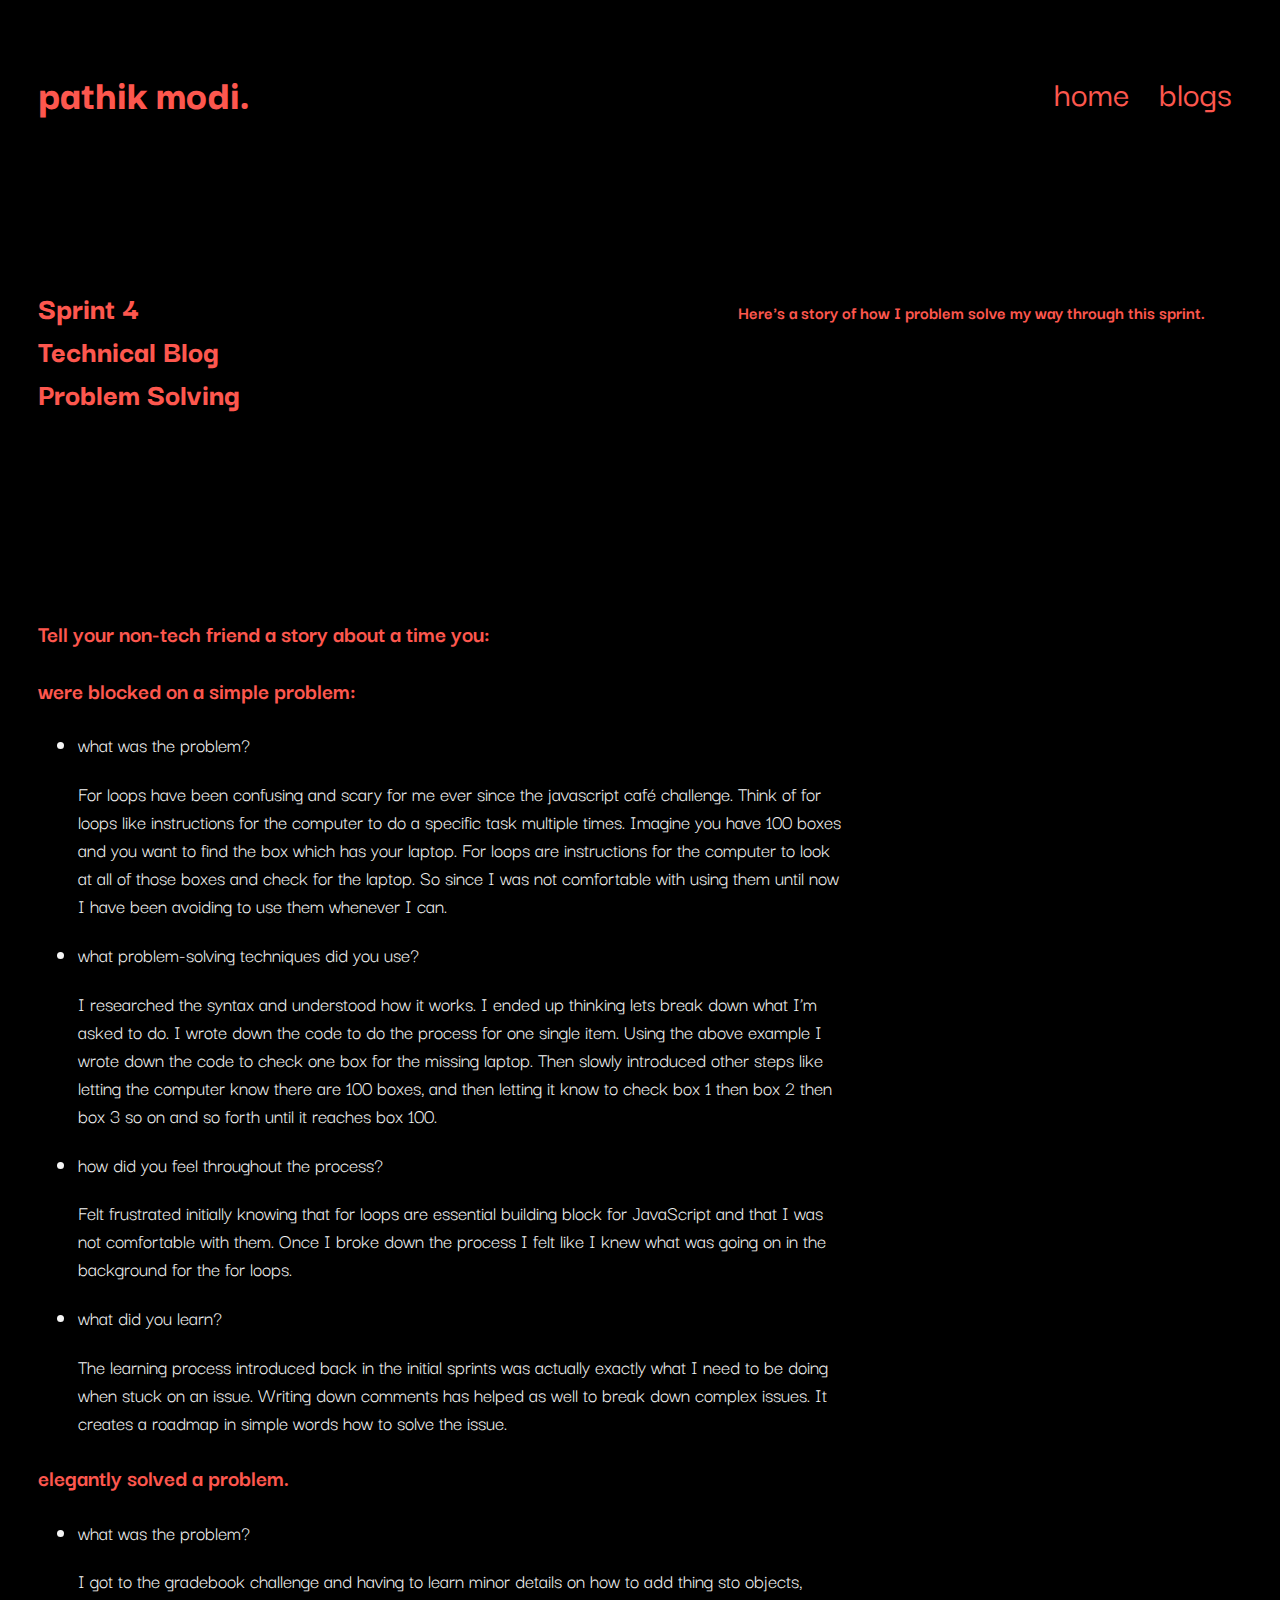
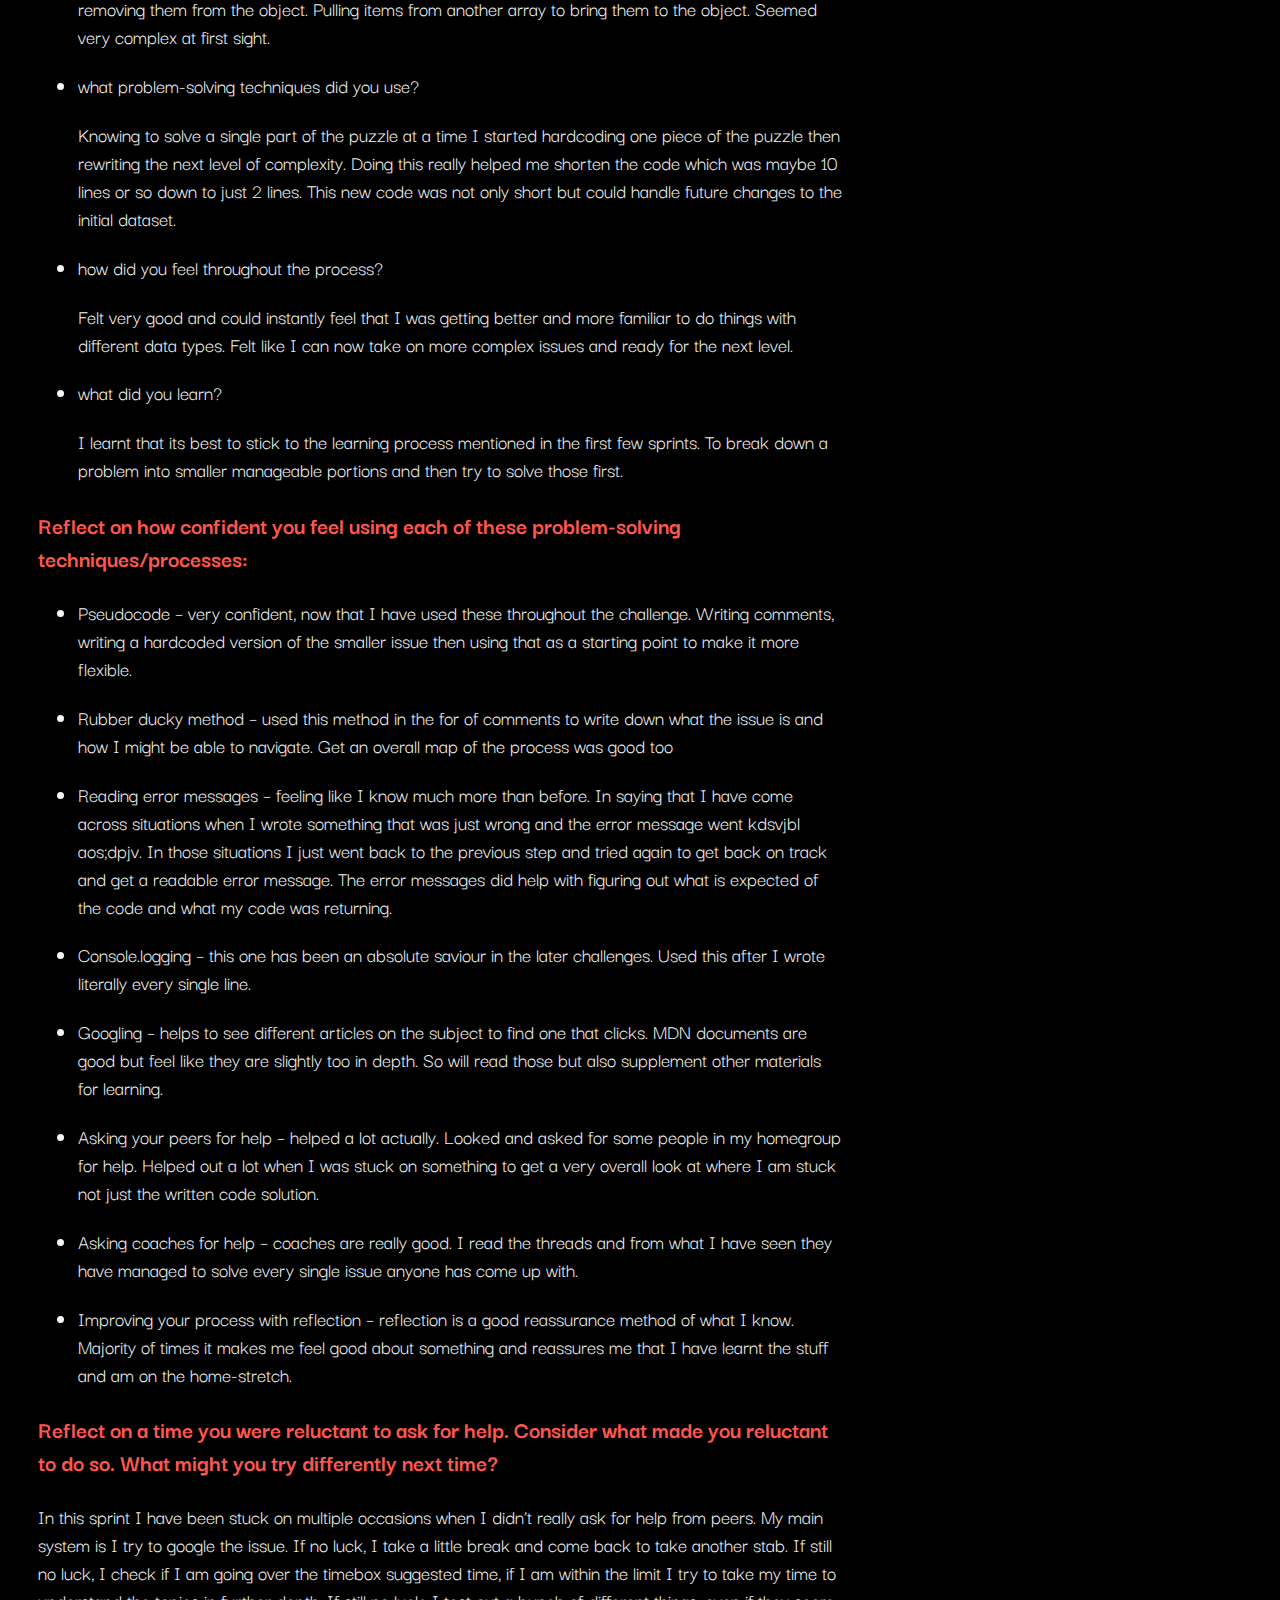
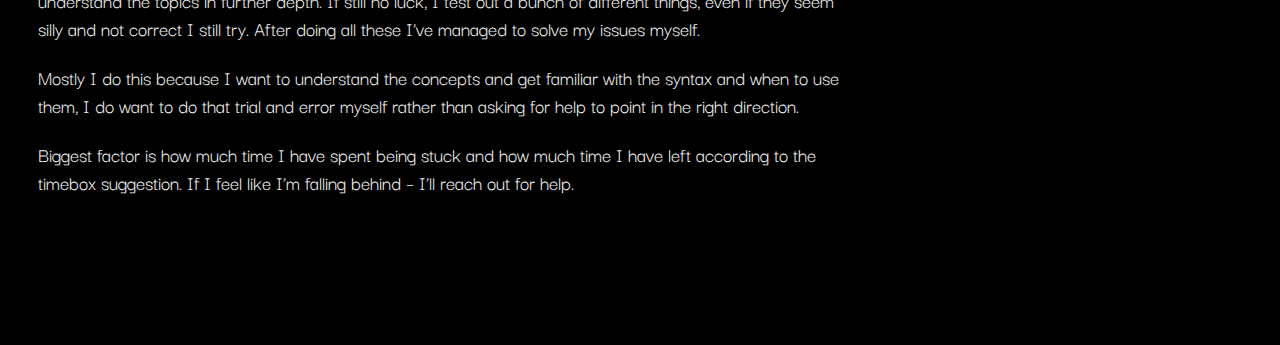
<file: blog/problem-solving.html>
<!DOCTYPE html>
<html lang="en">
  <head>
    <meta charset="utf-8" />
    <meta name="viewport" content="width=device-width, initial-scale=1.0" />
    <title>Problem Solving</title>
    <link rel="stylesheet" href="../styles/main.css" />
    <link
      href="https://cdn.jsdelivr.net/npm/bootstrap@5.3.1/dist/css/bootstrap.min.css"
      rel="stylesheet"
      integrity="sha384-4bw+/aepP/YC94hEpVNVgiZdgIC5+VKNBQNGCHeKRQN+PtmoHDEXuppvnDJzQIu9"
      crossorigin="anonymous"
    />
    <link rel="preconnect" href="https://fonts.googleapis.com" />
    <link rel="preconnect" href="https://fonts.gstatic.com" crossorigin />
    <link
      href="https://fonts.googleapis.com/css2?family=Darker+Grotesque:wght@400;900&display=swap"
      rel="stylesheet"
    />
    <link rel="preconnect" href="https://fonts.googleapis.com" />
    <link rel="preconnect" href="https://fonts.gstatic.com" crossorigin />
    <link
      href="https://fonts.googleapis.com/css2?family=Darker+Grotesque:wght@400;700;900&display=swap"
      rel="stylesheet"
    />
  </head>

  <body id="body">
    <!-- Header/Navigation -->
    <header>
      <div class="logo">
        <a href="../index.html" class="nav-logo">
          <h1>pathik modi.</h1>
        </a>
      </div>
      <nav>
        <ul class="main-nav">
          <li>
            <a href="../index.html">home</a>
          </li>
          <li>
            <a href="../index.html">blogs</a>
          </li>
        </ul>
      </nav>
    </header>
    <section class="blog-page-overall">
      <!-- Blog title section -->
      <section class="blog-title-section">
        <div class="blog-title-row">
          <div class="blog-column-heading">
            <h1>Sprint 4 <br />Technical Blog<br />Problem Solving</h1>
          </div>
          <div class="blog-column-sub-heading">
            <h3>
              Here's a story of how I problem solve my way through this sprint.
            </h3>
          </div>
        </div>
      </section>
      <!-- Blog body section -->
      <section>
        <div class="blog-body">
          <br />
          <br />

          <h3>Tell your non-tech friend a story about a time you:</h3>
          <h3>were blocked on a simple problem:</h3>
          <ul>
            <li>
              <p>what was the problem?</p>
              <p>
                For loops have been confusing and scary for me ever since the
                javascript café challenge. Think of for loops like instructions
                for the computer to do a specific task multiple times. Imagine
                you have 100 boxes and you want to find the box which has your
                laptop. For loops are instructions for the computer to look at
                all of those boxes and check for the laptop. So since I was not
                comfortable with using them until now I have been avoiding to
                use them whenever I can.
              </p>
            </li>
            <li>
              <p>what problem-solving techniques did you use?</p>
              <p>
                I researched the syntax and understood how it works. I ended up
                thinking lets break down what I’m asked to do. I wrote down the
                code to do the process for one single item. Using the above
                example I wrote down the code to check one box for the missing
                laptop. Then slowly introduced other steps like letting the
                computer know there are 100 boxes, and then letting it know to
                check box 1 then box 2 then box 3 so on and so forth until it
                reaches box 100.
              </p>
            </li>
            <li>
              <p>how did you feel throughout the process?</p>
              <p>
                Felt frustrated initially knowing that for loops are essential
                building block for JavaScript and that I was not comfortable
                with them. Once I broke down the process I felt like I knew what
                was going on in the background for the for loops.
              </p>
            </li>
            <li>
              <p>what did you learn?</p>
              <p>
                The learning process introduced back in the initial sprints was
                actually exactly what I need to be doing when stuck on an issue.
                Writing down comments has helped as well to break down complex
                issues. It creates a roadmap in simple words how to solve the
                issue.
              </p>
            </li>
          </ul>

          <h3>elegantly solved a problem.</h3>
          <ul>
            <li>
              <p>what was the problem?</p>
              <p>
                I got to the gradebook challenge and having to learn minor
                details on how to add thing sto objects, removing them from the
                object. Pulling items from another array to bring them to the
                object. Seemed very complex at first sight.
              </p>
            </li>

            <li>
              <p>what problem-solving techniques did you use?</p>
              <p>
                Knowing to solve a single part of the puzzle at a time I started
                hardcoding one piece of the puzzle then rewriting the next level
                of complexity. Doing this really helped me shorten the code
                which was maybe 10 lines or so down to just 2 lines. This new
                code was not only short but could handle future changes to the
                initial dataset.
              </p>
            </li>

            <li>
              <p>how did you feel throughout the process?</p>
              <p>
                Felt very good and could instantly feel that I was getting
                better and more familiar to do things with different data types.
                Felt like I can now take on more complex issues and ready for
                the next level.
              </p>
            </li>

            <li>
              <p>what did you learn?</p>
              <p>
                I learnt that its best to stick to the learning process
                mentioned in the first few sprints. To break down a problem into
                smaller manageable portions and then try to solve those first.
              </p>
            </li>
          </ul>

          <!-- This line is to seperate the two sections -->

          <h3>
            Reflect on how confident you feel using each of these
            problem-solving techniques/processes:
          </h3>
          <ul>
            <li>
              <p>
                Pseudocode – very confident, now that I have used these
                throughout the challenge. Writing comments, writing a hardcoded
                version of the smaller issue then using that as a starting point
                to make it more flexible.
              </p>
            </li>
            <li>
              <p>
                Rubber ducky method – used this method in the for of comments to
                write down what the issue is and how I might be able to
                navigate. Get an overall map of the process was good too
              </p>
            </li>
            <li>
              <p>
                Reading error messages – feeling like I know much more than
                before. In saying that I have come across situations when I
                wrote something that was just wrong and the error message went
                kdsvjbl aos;dpjv. In those situations I just went back to the
                previous step and tried again to get back on track and get a
                readable error message. The error messages did help with
                figuring out what is expected of the code and what my code was
                returning.
              </p>
            </li>
            <li>
              <p>
                Console.logging – this one has been an absolute saviour in the
                later challenges. Used this after I wrote literally every single
                line.
              </p>
            </li>
            <li>
              <p>
                Googling – helps to see different articles on the subject to
                find one that clicks. MDN documents are good but feel like they
                are slightly too in depth. So will read those but also
                supplement other materials for learning.
              </p>
            </li>
            <li>
              <p>
                Asking your peers for help – helped a lot actually. Looked and
                asked for some people in my homegroup for help. Helped out a lot
                when I was stuck on something to get a very overall look at
                where I am stuck not just the written code solution.
              </p>
            </li>
            <li>
              <p>
                Asking coaches for help – coaches are really good. I read the
                threads and from what I have seen they have managed to solve
                every single issue anyone has come up with.
              </p>
            </li>
            <li>
              <p>
                Improving your process with reflection – reflection is a good
                reassurance method of what I know. Majority of times it makes me
                feel good about something and reassures me that I have learnt
                the stuff and am on the home-stretch.
              </p>
            </li>
          </ul>
          <!-- This line is to seperate the two sections -->
          <h3>
            Reflect on a time you were reluctant to ask for help. Consider what
            made you reluctant to do so. What might you try differently next
            time?
          </h3>
          <p>
            In this sprint I have been stuck on multiple occasions when I didn’t
            really ask for help from peers. My main system is I try to google
            the issue. If no luck, I take a little break and come back to take
            another stab. If still no luck, I check if I am going over the
            timebox suggested time, if I am within the limit I try to take my
            time to understand the topics in further depth. If still no luck, I
            test out a bunch of different things, even if they seem silly and
            not correct I still try. After doing all these I’ve managed to solve
            my issues myself.
          </p>
          <p>
            Mostly I do this because I want to understand the concepts and get
            familiar with the syntax and when to use them, I do want to do that
            trial and error myself rather than asking for help to point in the
            right direction.
          </p>
          <p>
            Biggest factor is how much time I have spent being stuck and how
            much time I have left according to the timebox suggestion. If I feel
            like I’m falling behind – I’ll reach out for help.
          </p>
          <br />
        </div>
      </section>
    </section>
  </body>
</html>
</file>
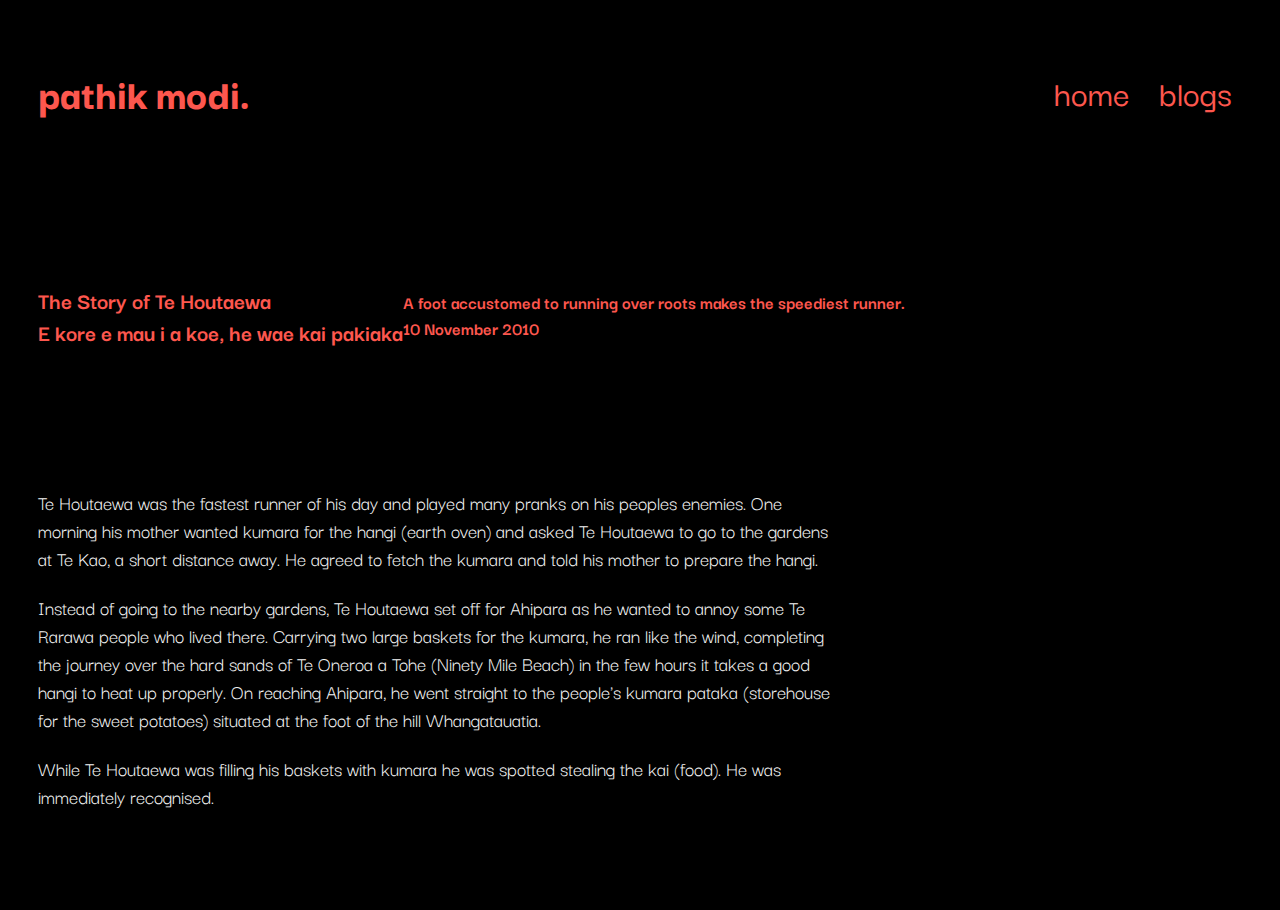
<file: blog/te-houtaewa-template.html>
<!DOCTYPE html>
<html lang="en">
  <head>
    <meta charset="utf-8" />
    <meta name="viewport" content="width=device-width, initial-scale=1.0" />
    <title>Te Houtaewa Template</title>
    <link rel="stylesheet" href="../styles/main.css" />
    <link
      href="https://cdn.jsdelivr.net/npm/bootstrap@5.3.1/dist/css/bootstrap.min.css"
      rel="stylesheet"
      integrity="sha384-4bw+/aepP/YC94hEpVNVgiZdgIC5+VKNBQNGCHeKRQN+PtmoHDEXuppvnDJzQIu9"
      crossorigin="anonymous"
    />
    <link rel="preconnect" href="https://fonts.googleapis.com" />
    <link rel="preconnect" href="https://fonts.gstatic.com" crossorigin />
    <link
      href="https://fonts.googleapis.com/css2?family=Darker+Grotesque:wght@400;900&display=swap"
      rel="stylesheet"
    />
    <link rel="preconnect" href="https://fonts.googleapis.com" />
    <link rel="preconnect" href="https://fonts.gstatic.com" crossorigin />
    <link
      href="https://fonts.googleapis.com/css2?family=Darker+Grotesque:wght@400;700;900&display=swap"
      rel="stylesheet"
    />
  </head>

  <body id="body">
    <!-- Header/Navigation -->
    <header>
      <div class="logo">
        <a href="../index.html" class="nav-logo">
          <h1>pathik modi.</h1>
        </a>
      </div>
      <nav>
        <ul class="main-nav">
          <li>
            <a href="../index.html">home</a>
          </li>
          <li>
            <a href="../index.html">blogs</a>
          </li>
        </ul>
      </nav>
    </header>

    <section class="blog-page-overall">
      <!-- Blog title section -->
      <section class="blog-title-section">
        <div class="blog-title-row">
          <div class="blog-title-row" id="blog-column-heading">
            <h2>
              The Story of Te Houtaewa<br />E kore e mau i a koe, he wae kai
              pakiaka
            </h2>
          </div>
          <div class="blog-title-row" id="blog-column-sub-heading">
            <h3>
              A foot accustomed to running over roots makes the speediest
              runner. <br />10 November 2010
            </h3>
          </div>
        </div>
      </section>
      <!-- Blog body section -->
      <section>
        <div class="blog-body">
          <p>
            Te Houtaewa was the fastest runner of his day and played many pranks
            on his peoples enemies. One morning his mother wanted kumara for the
            hangi (earth oven) and asked Te Houtaewa to go to the gardens at Te
            Kao, a short distance away. He agreed to fetch the kumara and told
            his mother to prepare the hangi.
          </p>
          <p>
            Instead of going to the nearby gardens, Te Houtaewa set off for
            Ahipara as he wanted to annoy some Te Rarawa people who lived there.
            Carrying two large baskets for the kumara, he ran like the wind,
            completing the journey over the hard sands of Te Oneroa a Tohe
            (Ninety Mile Beach) in the few hours it takes a good hangi to heat
            up properly. On reaching Ahipara, he went straight to the people's
            kumara pataka (storehouse for the sweet potatoes) situated at the
            foot of the hill Whangatauatia.
          </p>
          <p>
            While Te Houtaewa was filling his baskets with kumara he was spotted
            stealing the kai (food). He was immediately recognised.
          </p>
        </div>
      </section>
    </section>
  </body>
</html>
</file>
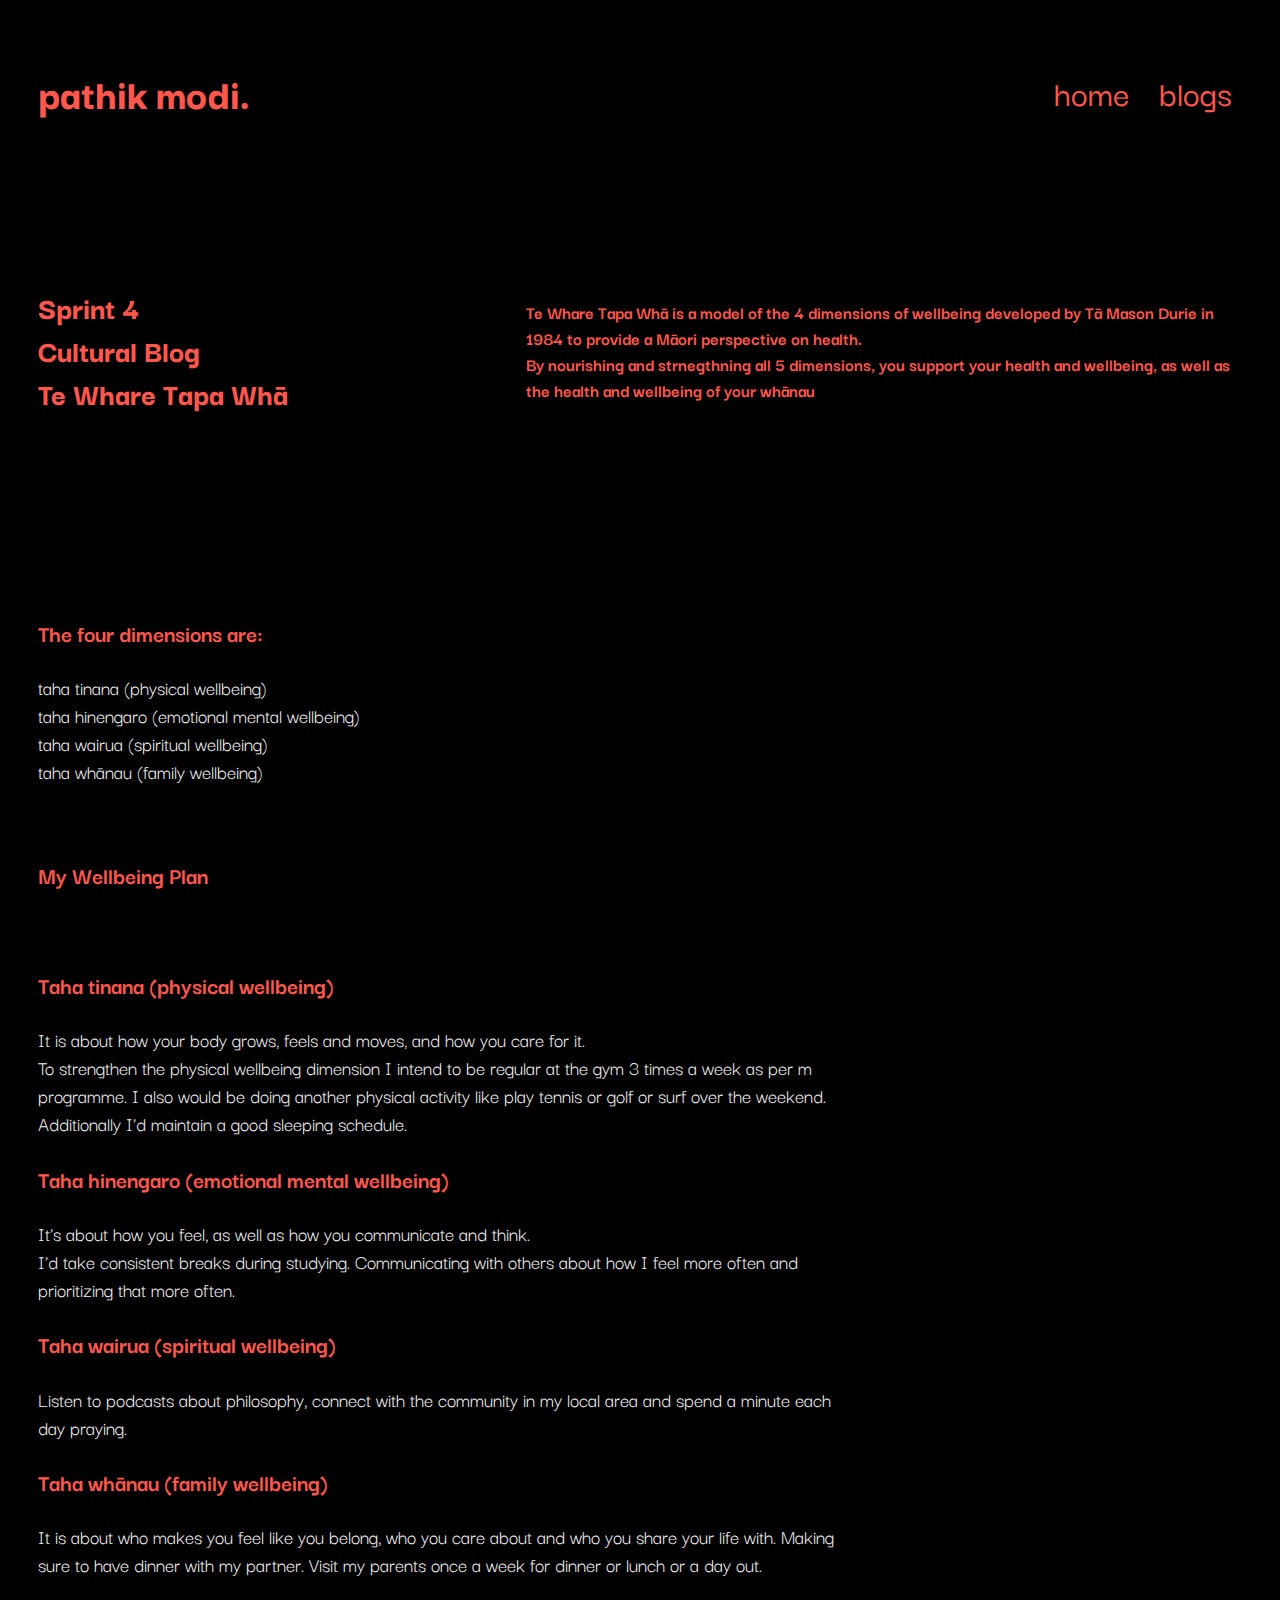
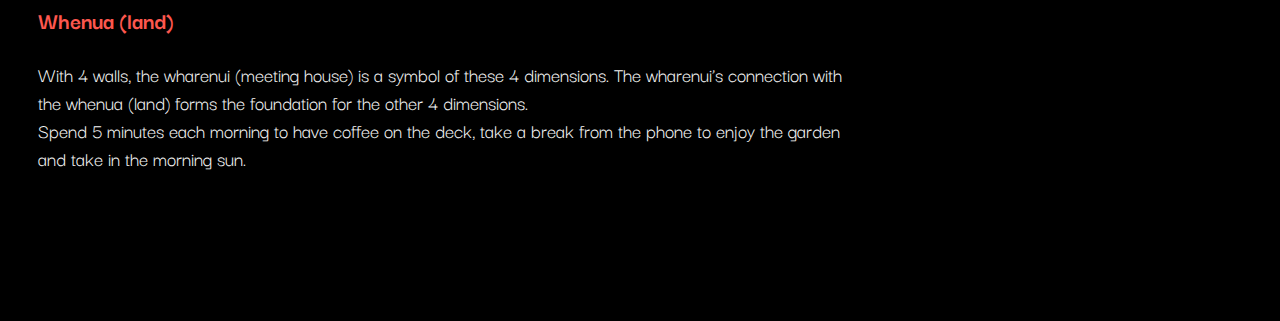
<file: blog/te-whare-tapa-wha.html>
<!DOCTYPE html>
<html lang="en">
  <head>
    <meta charset="utf-8" />
    <meta name="viewport" content="width=device-width, initial-scale=1.0" />
    <title>Te Whare Tapa Whā</title>
    <link rel="stylesheet" href="../styles/main.css" />
    <link
      href="https://cdn.jsdelivr.net/npm/bootstrap@5.3.1/dist/css/bootstrap.min.css"
      rel="stylesheet"
      integrity="sha384-4bw+/aepP/YC94hEpVNVgiZdgIC5+VKNBQNGCHeKRQN+PtmoHDEXuppvnDJzQIu9"
      crossorigin="anonymous"
    />
    <link rel="preconnect" href="https://fonts.googleapis.com" />
    <link rel="preconnect" href="https://fonts.gstatic.com" crossorigin />
    <link
      href="https://fonts.googleapis.com/css2?family=Darker+Grotesque:wght@400;900&display=swap"
      rel="stylesheet"
    />
    <link rel="preconnect" href="https://fonts.googleapis.com" />
    <link rel="preconnect" href="https://fonts.gstatic.com" crossorigin />
    <link
      href="https://fonts.googleapis.com/css2?family=Darker+Grotesque:wght@400;700;900&display=swap"
      rel="stylesheet"
    />
  </head>

  <body id="body">
    <!-- Header/Navigation -->
    <header>
      <div class="logo">
        <a href="../index.html" class="nav-logo">
          <h1>pathik modi.</h1>
        </a>
      </div>
      <nav>
        <ul class="main-nav">
          <li>
            <a href="../index.html">home</a>
          </li>
          <li>
            <a href="../index.html">blogs</a>
          </li>
        </ul>
      </nav>
    </header>
    <section class="blog-page-overall">
      <!-- Blog title section -->
      <section class="blog-title-section">
        <div class="blog-title-row">
          <div class="blog-column-heading">
            <h1>Sprint 4 <br />Cultural Blog<br />Te Whare Tapa Whā</h1>
          </div>
          <div class="blog-column-sub-heading">
            <h3>
              Te Whare Tapa Whā is a model of the 4 dimensions of wellbeing
              developed by Tā Mason Durie in 1984 to provide a Māori perspective
              on health.
              <br />By nourishing and strnegthning all 5 dimensions, you support
              your health and wellbeing, as well as the health and wellbeing of
              your whānau
            </h3>
          </div>
        </div>
      </section>
      <!-- Blog body section -->
      <section>
        <div class="blog-body">
          <br />
          <br />

          <h3>The four dimensions are:</h3>
          <p>
            taha tinana (physical wellbeing)
            <br />taha hinengaro (emotional mental wellbeing) <br />taha wairua
            (spiritual wellbeing) <br />taha whānau (family wellbeing)
          </p>
          <br />
          <h3>My Wellbeing Plan</h3>
          <br />
          <h3>Taha tinana (physical wellbeing)</h3>
          <p>
            It is about how your body grows, feels and moves, and how you care
            for it. <br />To strengthen the physical wellbeing dimension I
            intend to be regular at the gym 3 times a week as per m programme. I
            also would be doing another physical activity like play tennis or
            golf or surf over the weekend. Additionally I’d maintain a good
            sleeping schedule.
          </p>

          <h3>Taha hinengaro (emotional mental wellbeing)</h3>
          <p>
            It’s about how you feel, as well as how you communicate and think.
            <br />I’d take consistent breaks during studying. Communicating with
            others about how I feel more often and prioritizing that more often.
          </p>

          <h3>Taha wairua (spiritual wellbeing)</h3>
          <p>
            Listen to podcasts about philosophy, connect with the community in
            my local area and spend a minute each day praying.
          </p>

          <h3>Taha whānau (family wellbeing)</h3>
          <p>
            It is about who makes you feel like you belong, who you care about
            and who you share your life with. Making sure to have dinner with my
            partner. Visit my parents once a week for dinner or lunch or a day
            out.
          </p>

          <h3>Whenua (land)</h3>
          <p>
            With 4 walls, the wharenui (meeting house) is a symbol of these 4
            dimensions. The wharenui’s connection with the whenua (land) forms
            the foundation for the other 4 dimensions. <br />Spend 5 minutes
            each morning to have coffee on the deck, take a break from the phone
            to enjoy the garden and take in the morning sun.
          </p>
          <br />
        </div>
      </section>
    </section>
  </body>
</html>
</file>
<file: styles/main.css>
/*
colours and hex reposotory
Dark Blue: #1A41F0
Light Blue: #1BF9FB
White: #FFFFFF
Yellow: #FFEA1C
Pink: #FF00FA
Green: #06F906
*/

/*Colours Only*/
#body {
  background-color: black;
}

header {
  color: #fd574e;
}

main {
  color: #fd574e;
}

footer {
  color: #fd574e;
  font-family: 'Darker Grotesque', sans-serif;
  font-size: 30px;
}

.blog-title-section {
  color: #fd574e;
}

.blog-body {
  color: whitesmoke;
}

.blog-body h3 {
  color: #fd574e;
}

/* #blog-column {
  background-color: #06f906;
} */

/*link colours*/
a:link {
  color: #fd574e;
}
a:visited {
  color: #fd574e;
}
a:hover {
  color: #06f906;
}
a:active {
  color: #fd574e;
}

/*Fonts only*/

header {
  font-family: 'Darker Grotesque', sans-serif;
  font-weight: 500;
  font-size: 2.3em;
}

.nav-logo h1 {
  font-weight: 800;
  font-size: 1.2em;
}

main h1 {
  font-family: 'Darker Grotesque', sans-serif;
  font-weight: 800;
  font-size: 4em;
}

/* This blog column is in the homepage */
.blog-column {
  font-size: 1.5em;
}

/* This blog styling is for the actual blog */
.blog-page-overall {
  font-family: 'Darker Grotesque', sans-serif;
}

.blog-column-heading h1 {
  font-weight: 800;
}

.blog-body {
  font-size: 1.3em;
}

/*Navigation on the same line as logo*/
header {
  display: flex;
  justify-content: space-between;
  align-items: center;
  margin: 20px 30px;
}

nav ul {
  list-style-type: none;
}

nav li {
  display: inline-block;
  padding: 10px;
}

nav a {
  text-decoration: none;
}

div a {
  text-decoration: none;
}

/*Intro Positions*/
.intro-row {
  display: flex;
  flex-direction: row;
  justify-content: space-between;
  align-items: center;
}

#home {
  margin: 30px;
}

/*Blog List*/

.blog-list {
  margin: 150px 30px 30px 30px;
}

.blog-row {
  display: flex;
  flex-flow: row wrap;
  justify-content: left;
  align-items: baseline;
}

.blog-column {
  width: 400px;
  margin: 20px;
  text-align: left;
}

/*Footer*/
.footer {
  color: white;
  margin: 200px 30px 30px 30px;
}

.footer-row {
  display: flex;
  flex-direction: row;
  justify-content: space-between;
  align-items: center;
}

/*Blog page specific edit*/

.blog-page-overall {
  margin: 100px 30px 100px 30px;
}

.blog-title-row {
  display: flex;
  flex-direction: row;
  align-items: baseline;
  justify-content: left;
}

.blog-title-section {
  padding-bottom: 100px;
}

.blog-column-heading {
  width: 700px;
}

.blog-body {
  padding-right: 400px;
}

table th {
  border-bottom: 1px solid #fd574e;
  text-align: center;
}

table td {
  text-align: center;
}
</file>
